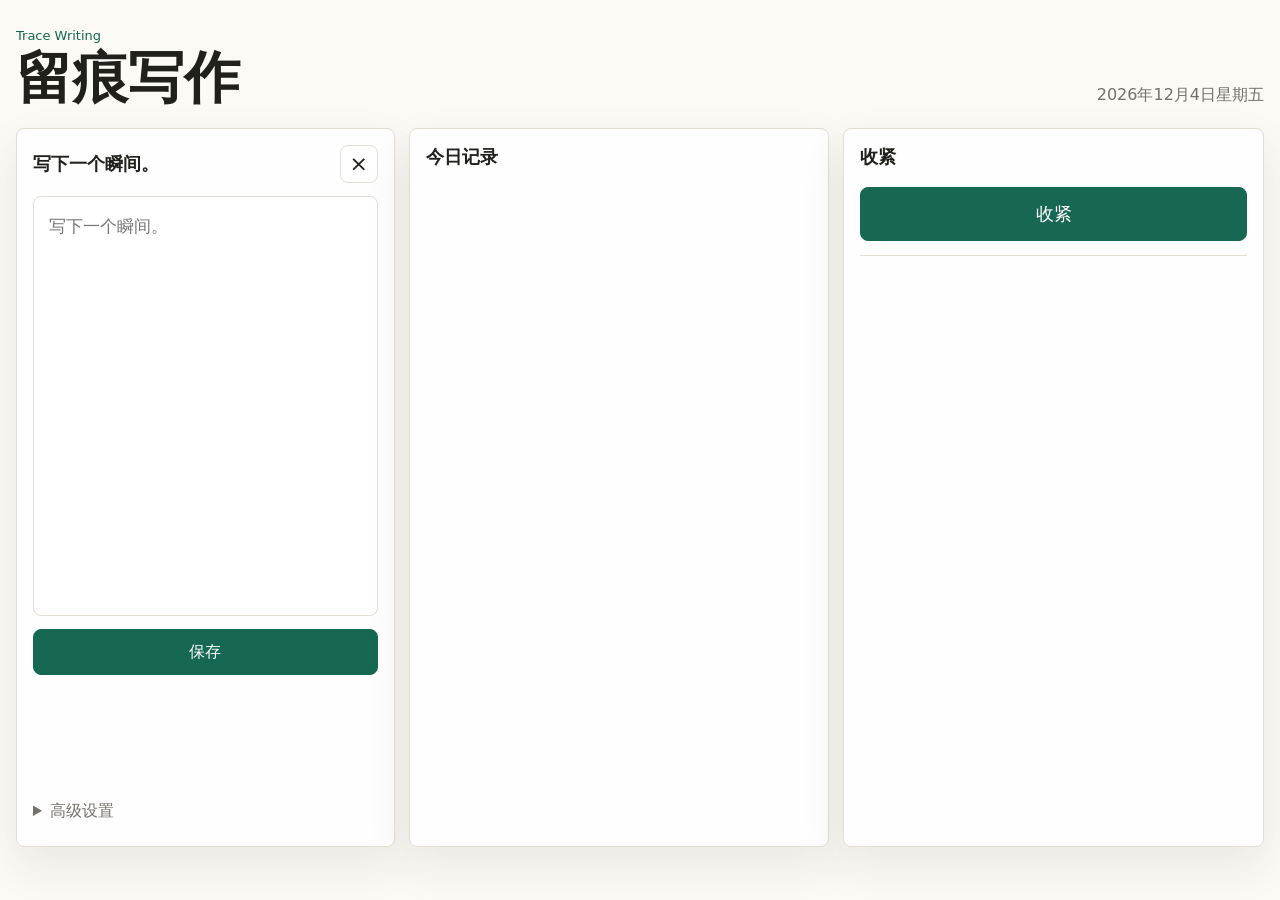
<file: index.html>
<!doctype html>
<html lang="zh-CN">
  <head>
    <meta charset="UTF-8" />
    <meta name="viewport" content="width=device-width, initial-scale=1.0" />
    <title>留痕写作</title>
    <meta name="theme-color" content="#fbfaf5" />
    <meta name="apple-mobile-web-app-capable" content="yes" />
    <meta name="apple-mobile-web-app-title" content="留痕" />
    <meta name="apple-mobile-web-app-status-bar-style" content="default" />
    <link rel="manifest" href="./manifest.webmanifest" />
    <link rel="icon" href="./icon.svg" type="image/svg+xml" />
    <link rel="apple-touch-icon" href="./icon.svg" />
    <link rel="stylesheet" href="./styles.css" />
  </head>
  <body>
    <main class="app-shell">
      <header class="topbar">
        <div>
          <p class="eyebrow">Trace Writing</p>
          <h1>留痕写作</h1>
        </div>
        <div class="today-card">
          <span id="todayLabel"></span>
        </div>
      </header>

      <section class="workspace">
        <section class="capture-panel" aria-label="输入">
          <div class="panel-heading">
            <h2>写下一个瞬间。</h2>
            <button class="icon-button" id="clearInputBtn" type="button" title="清空">×</button>
          </div>
          <textarea id="fragmentInput" placeholder="写下一个瞬间。" spellcheck="false"></textarea>
          <button id="saveFragmentBtn" class="primary-button" type="button">保存</button>

          <details class="settings-box">
            <summary>高级设置</summary>
            <div class="api-box">
              <div class="panel-heading compact">
                <h3>DeepSeek API</h3>
                <span id="apiStatus">未启用</span>
              </div>
              <label>
                API Key
                <input id="apiKeyInput" type="password" placeholder="sk-..." autocomplete="off" />
              </label>
              <label>
                模型版本
                <input id="modelInput" type="text" value="deepseek-chat" list="modelSuggestions" />
                <datalist id="modelSuggestions">
                  <option value="deepseek-chat"></option>
                  <option value="deepseek-reasoner"></option>
                </datalist>
              </label>
              <label>
                接口地址
                <input id="baseUrlInput" type="text" value="/api/deepseek" />
              </label>
              <div class="api-actions">
                <button id="saveApiBtn" type="button">保存设置</button>
                <button id="clearApiBtn" type="button">清除</button>
              </div>
            </div>
          </details>
        </section>

        <section class="fragments-panel" aria-label="今日记录">
          <div class="panel-heading">
            <h2>今日记录</h2>
          </div>
          <div id="fragmentList" class="fragment-list"></div>
        </section>

        <section class="tighten-panel" aria-label="收紧">
          <div class="panel-heading">
            <h2>收紧</h2>
          </div>
          <button id="tightenBtn" class="tighten-button" type="button">收紧</button>
          <article id="outputView" class="output-view"></article>
        </section>
      </section>
    </main>

    <dialog id="choiceDialog" class="choice-dialog">
      <form method="dialog">
        <h3>这条没有明显选择，</h3>
        <p>要不要补一句？</p>
        <textarea id="choiceInput" placeholder="比如：我还是开车 / 我没说话 / 我走开了"></textarea>
        <div class="dialog-actions">
          <button id="addChoiceBtn" value="add" type="button">补一句</button>
          <button id="keepAsIsBtn" value="keep" type="button">就这样</button>
        </div>
      </form>
    </dialog>

    <template id="fragmentTemplate">
      <label class="fragment-item">
        <input type="checkbox" />
          <span class="fragment-content">
          <span class="fragment-date"></span>
          <span class="fragment-line"></span>
          <span class="choice-line"></span>
        </span>
      </label>
    </template>

    <script src="./app.js"></script>
    <script>
      if ("serviceWorker" in navigator) {
        window.addEventListener("load", () => {
          navigator.serviceWorker.register("./sw.js").catch(() => {});
        });
      }
    </script>
  </body>
</html>
</file>
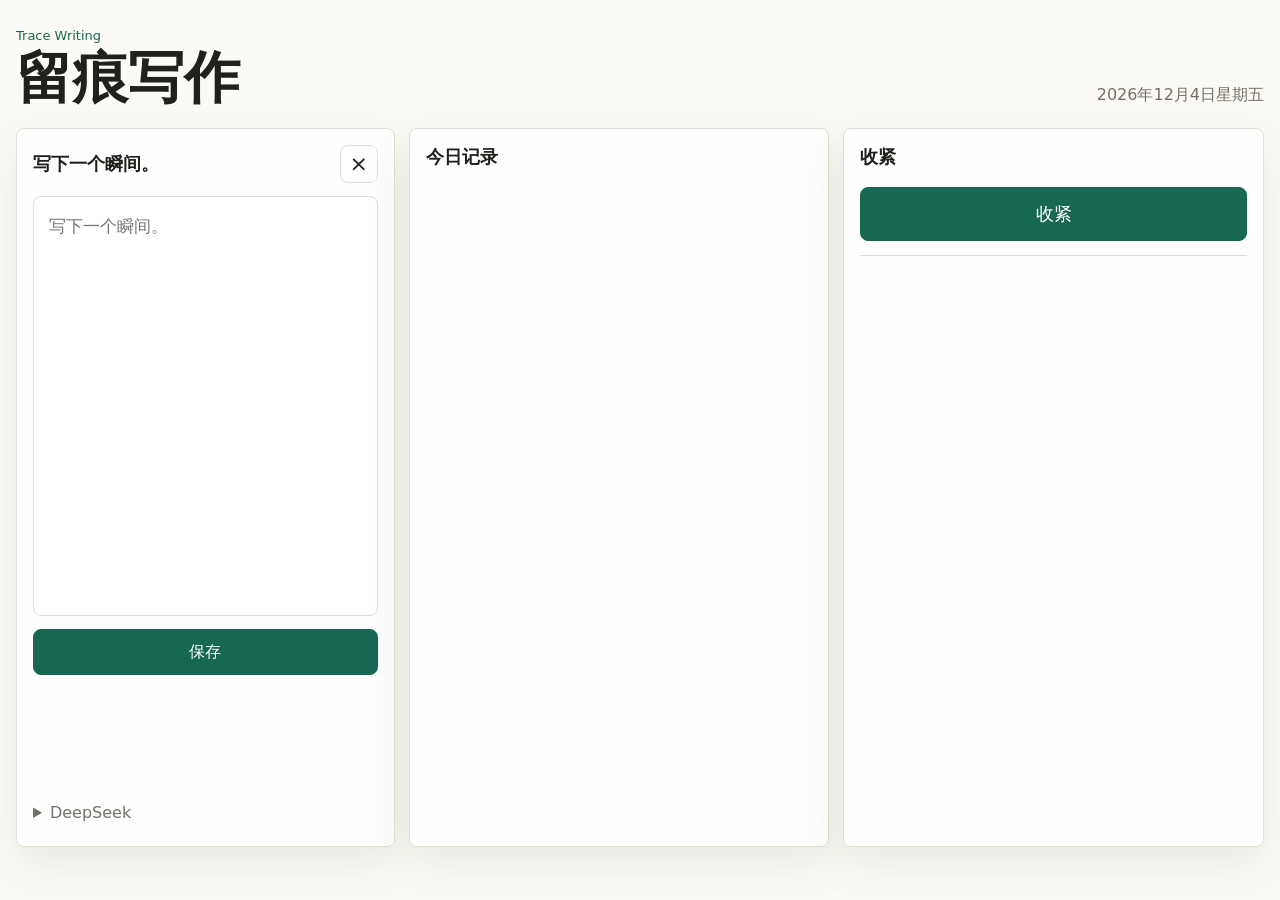
<file: liuhen/index.html>
<!doctype html>
<html lang="zh-CN">
  <head>
    <meta charset="UTF-8" />
    <meta name="viewport" content="width=device-width, initial-scale=1.0" />
    <title>留痕写作</title>
    <meta name="theme-color" content="#fbfaf5" />
    <meta name="apple-mobile-web-app-capable" content="yes" />
    <meta name="apple-mobile-web-app-title" content="留痕" />
    <meta name="apple-mobile-web-app-status-bar-style" content="default" />
    <link rel="manifest" href="./manifest.webmanifest" />
    <link rel="icon" href="./icon.svg" type="image/svg+xml" />
    <link rel="apple-touch-icon" href="./icon.svg" />
    <link rel="stylesheet" href="./styles.css" />
  </head>
  <body>
    <main class="app-shell">
      <header class="topbar">
        <div>
          <p class="eyebrow">Trace Writing</p>
          <h1>留痕写作</h1>
        </div>
        <div class="today-card">
          <span id="todayLabel"></span>
        </div>
      </header>

      <section class="workspace">
        <section class="capture-panel" aria-label="输入">
          <div class="panel-heading">
            <h2>写下一个瞬间。</h2>
            <button class="icon-button" id="clearInputBtn" type="button" title="清空">×</button>
          </div>
          <textarea id="fragmentInput" placeholder="写下一个瞬间。" spellcheck="false"></textarea>
          <button id="saveFragmentBtn" class="primary-button" type="button">保存</button>

          <details class="settings-box">
            <summary>DeepSeek</summary>
            <div class="api-box">
              <div class="panel-heading compact">
                <h3>API Key</h3>
                <span id="apiStatus">未启用</span>
              </div>
              <label>
                <input id="apiKeyInput" type="password" placeholder="sk-..." autocomplete="off" />
              </label>
              <div class="api-actions">
                <button id="saveApiBtn" type="button">保存</button>
                <button id="clearApiBtn" type="button">清除</button>
              </div>
            </div>
          </details>
        </section>

        <section class="fragments-panel" aria-label="今日记录">
          <div class="panel-heading">
            <h2>今日记录</h2>
          </div>
          <div id="fragmentList" class="fragment-list"></div>
        </section>

        <section class="tighten-panel" aria-label="收紧">
          <div class="panel-heading">
            <h2>收紧</h2>
          </div>
          <button id="tightenBtn" class="tighten-button" type="button">收紧</button>
          <article id="outputView" class="output-view"></article>
        </section>
      </section>
    </main>

    <dialog id="choiceDialog" class="choice-dialog">
      <form method="dialog">
        <h3>这条没有明显选择，</h3>
        <p>要不要补一句？</p>
        <textarea id="choiceInput" placeholder="比如：我还是开车 / 我没说话 / 我走开了"></textarea>
        <div class="dialog-actions">
          <button id="addChoiceBtn" value="add" type="button">补一句</button>
          <button id="keepAsIsBtn" value="keep" type="button">就这样</button>
        </div>
      </form>
    </dialog>

    <template id="fragmentTemplate">
      <label class="fragment-item">
        <input type="checkbox" />
          <span class="fragment-content">
          <span class="fragment-date"></span>
          <span class="fragment-line"></span>
          <span class="choice-line"></span>
        </span>
      </label>
    </template>

    <script src="./app.js"></script>
    <script>
      if ("serviceWorker" in navigator) {
        window.addEventListener("load", () => {
          navigator.serviceWorker.register("./sw.js").catch(() => {});
        });
      }
    </script>
  </body>
</html>
</file>
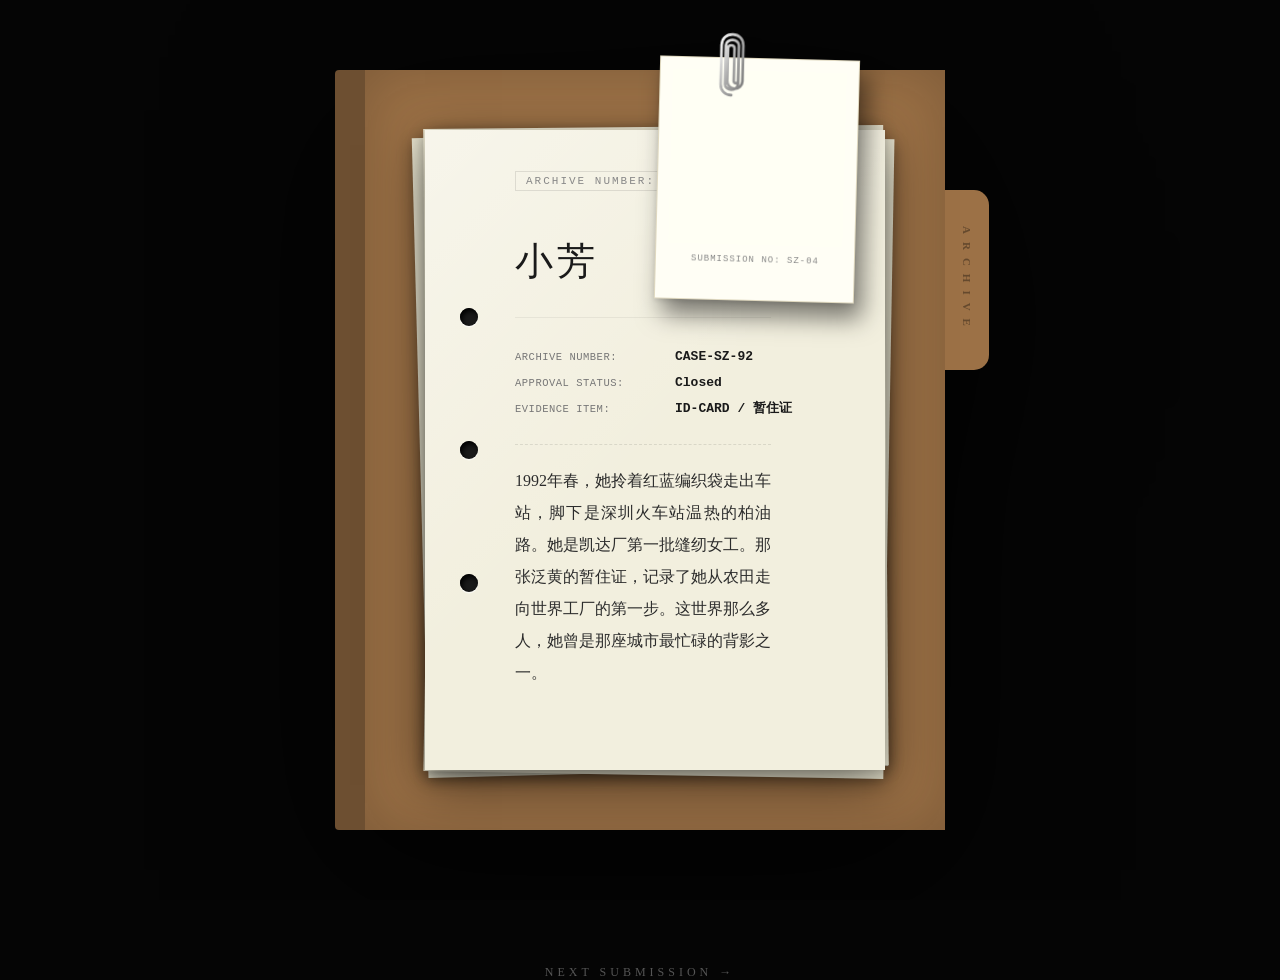
<file: tools/human-world/index.html>
<!DOCTYPE html>
<html lang="zh-CN">
<head>
    <meta charset="UTF-8">
    <meta name="viewport" content="width=device-width, initial-scale=1.0">
    <title>这世界那么多人 | 档案室</title>
    <style>
        :root {
            --bg-dark: #050505;
            --folder-color: #9c7146; 
            --paper-aged: #f2efde; 
            --ink: #1a1a1a;
            --typewriter: 'Courier New', Courier, monospace;

            /* 纹理引用 - 仅用于文件夹外壳 */
            --texture: url('https://raw.githubusercontent.com/Ells79/Zen-Toolkit/main/tools/human-world/assets/npz100.png');
        }

        body, html {
            margin: 0;
            padding: 0;
            width: 100%;
            height: 100%;
            background-color: var(--bg-dark);
            display: flex;
            justify-content: center;
            align-items: center;
            overflow: hidden;
        }

        .desk {
            position: absolute;
            width: 100%; height: 100%;
            background: radial-gradient(circle at 50% 50%, #1a1a1a 0%, #050505 100%);
            z-index: -1;
        }

        /* 文件夹一体化系统 */
        .folder-system {
            position: relative;
            filter: drop-shadow(0 40px 80px rgba(0,0,0,0.85));
            display: flex;
            align-items: flex-start;
        }

        .folder-main {
            position: relative;
            width: 580px;
            height: 760px;
            background-color: var(--folder-color);
            background-image: var(--texture);
            background-repeat: repeat;
            border-radius: 4px 0px 0px 4px; 
            display: flex;
            justify-content: center;
            align-items: center;
            border-left: 30px solid rgba(0,0,0,0.3);
            box-shadow: inset 0 0 60px rgba(0,0,0,0.2);
            z-index: 2;
        }

        .folder-tab {
            position: absolute;
            left: 100%;
            top: 120px;
            width: 45px;
            height: 180px;
            background-color: var(--folder-color);
            background-image: var(--texture);
            background-repeat: repeat;
            border-radius: 0 15px 15px 0; 
            display: flex;
            align-items: center;
            justify-content: center;
            writing-mode: vertical-rl;
            font-size: 11px;
            font-weight: bold;
            color: rgba(0,0,0,0.35);
            letter-spacing: 8px;
            margin-left: -1px; 
            z-index: 1;
        }

        .folder-main::after, .folder-tab::after {
            content: "";
            position: absolute;
            top: 0; left: 0; width: 100%; height: 100%;
            background-image: var(--texture);
            opacity: 0.3;
            mix-blend-mode: multiply;
            pointer-events: none;
        }

        .page-stack {
            position: relative;
            width: 460px;
            height: 640px;
        }

        .layer-bg {
            position: absolute;
            width: 100%;
            height: 100%;
            background-color: #ede9d3;
            box-shadow: 0 4px 15px rgba(0,0,0,0.3);
            z-index: 1;
        }

        .card {
            position: absolute;
            width: 100%;
            height: 100%;
            background-color: var(--paper-aged);
            background-image: linear-gradient(135deg, rgba(255,255,255,0.4) 0%, rgba(255,255,255,0) 50%);
            padding: 40px 50px 50px 90px;
            box-sizing: border-box;
            box-shadow: 0 15px 50px rgba(0,0,0,0.5);
            transition: all 0.9s cubic-bezier(0.25, 1, 0.3, 1);
            cursor: pointer;
            z-index: 10;
            opacity: 0;
            pointer-events: none;
        }

        .card.active {
            opacity: 1;
            pointer-events: auto;
        }

        /* 像素级打孔细节 */
        .punch-holes {
            position: absolute;
            left: 35px;
            top: 0;
            height: 100%;
            display: flex;
            flex-direction: column;
            justify-content: space-around;
            padding: 120px 0;
            box-sizing: border-box;
            z-index: 15;
        }

        .hole {
            width: 18px;
            height: 18px;
            background-color: #1a1a1a; 
            border-radius: 50%;
            position: relative;
            box-shadow: 0px 1.5px 0px rgba(255,255,255,0.6), 
                        inset 2px 3px 5px rgba(0,0,0,1);
        }

        /* 照片容器布局 */
        .photo-wrap {
            position: absolute;
            top: -72px; 
            right: 28px; /* ells: 再向右过来几个像素 */
            width: 200px;
            transform: rotate(1.5deg);
            z-index: 100;
            /* ells: 影子转个5度且带硬感 */
            filter: drop-shadow(8px 15px 12px rgba(0,0,0,0.5));
        }

        /* 复刻拍立得白框 */
        .polaroid-frame {
            background: #fffef5;
            padding: 12px 12px 35px 12px;
            box-sizing: border-box;
            border: 1px solid #e0d9c0;
            box-shadow: 0 2px 5px rgba(0,0,0,0.1);
        }

        .polaroid-frame .inner-img {
            width: 100%;
            aspect-ratio: 1/1;
            background-size: cover;
            background-position: center;
            background-color: #eee;
            /* 泛黄照片滤镜 */
            filter: grayscale(0.5) contrast(1.1) sepia(0.3);
        }

        .polaroid-frame .caption {
            margin-top: 10px;
            font-family: var(--typewriter);
            font-size: 9px;
            color: #888;
            text-align: center;
            letter-spacing: 1px;
        }

        /* 别针 SVG 定位 */
        .clip-svg {
            position: absolute;
            top: -25px;
            left: 50%;
            transform: translateX(-150%); /* ells: 模拟别针咬合纸边缘的位置 */
            width: 28px;
            height: 65px;
            z-index: 110;
        }

        /* 左侧姓名显示区 */
        .person-name {
            font-family: "STSong", "Songti SC", serif;
            font-size: 38px;
            font-weight: 500;
            margin: 40px 0 30px 0;
            color: var(--ink);
            letter-spacing: 4px;
        }

        .id-label {
            font-family: var(--typewriter);
            font-size: 11px;
            color: #888;
            border: 1px solid rgba(0,0,0,0.1);
            padding: 3px 10px;
            display: inline-block;
            margin-bottom: 5px;
            letter-spacing: 2px;
            text-transform: uppercase;
            white-space: nowrap;
        }

        .submission-details {
            font-family: var(--typewriter);
            font-size: 13px;
            color: var(--ink);
            line-height: 1.4;
            border-top: 1px solid rgba(0,0,0,0.06);
            padding-top: 30px;
            margin-top: 30px;
            max-width: 80%;
        }

        .detail-item {
            display: flex;
            margin-bottom: 8px;
            white-space: nowrap; /* ells: 不换行 */
            align-items: baseline;
        }

        .detail-label {
            width: 160px;
            color: #777;
            font-size: 10.5px;
            text-transform: uppercase;
            letter-spacing: 0.5px;
            flex-shrink: 0;
        }

        .detail-value {
            font-weight: 600;
        }

        .story-section {
            margin-top: 25px;
            text-align: justify;
            line-height: 2;
            font-family: "STSong", "Songti SC", serif;
            font-size: 16px;
            color: #2c2c2c;
            border-top: 1px dashed rgba(0,0,0,0.1);
            padding-top: 20px;
            white-space: normal;
        }

        .hint {
            position: absolute;
            bottom: -80px;
            width: 100%;
            text-align: center;
            color: #555;
            font-size: 12px;
            letter-spacing: 4px;
        }
    </style>
</head>
<body>

<div class="desk"></div>

<div class="folder-system">
    <div class="folder-main">
        <div class="page-stack" id="stack">
            <div class="layer-bg" style="transform: rotate(-1.5deg) translate(-5px, 2px);"></div>
            <div class="layer-bg" style="transform: rotate(1deg) translate(4px, 5px);"></div>
            <div class="layer-bg" style="transform: rotate(-0.5deg) translate(1px, -3px);"></div>
        </div>
    </div>
    <div class="folder-tab">ARCHIVE</div>
</div>

<div class="hint">NEXT SUBMISSION →</div>

<script>
    const archiveData = [
        {
            id: "CASE-SZ-92",
            name: "小芳",
            item: "ID-CARD / 暂住证",
            status: "Closed",
            img: "https://images.unsplash.com/photo-1581091226825-a6a2a5aee158?q=80&w=400&auto=format&fit=crop", 
            story: "1992年春，她拎着红蓝编织袋走出车站，脚下是深圳火车站温热的柏油路。她是凯达厂第一批缝纫女工。那张泛黄的暂住证，记录了她从农田走向世界工厂的第一步。这世界那么多人，她曾是那座城市最忙碌的背影之一。",
            ref: "SUBMISSION NO: SZ-04"
        },
        {
            id: "CASE-SH-88",
            name: "老沈",
            item: "HERO-PEN / 钢笔",
            status: "Verified",
            img: "https://images.unsplash.com/photo-1583485088034-697b5bc54ccd?q=80&w=400&auto=format&fit=crop", 
            story: "1988年的上海，他是弄堂里唯一的代笔人。在那张只有两平米的木桌上，他替远赴重洋的留学生写家信，也替下岗的工人写求职书。他总说，纸上的墨迹是有温度的。这世界那么多人，他曾在字里行间，缝补过成千上万个破碎的思念。",
            ref: "SUBMISSION NO: E21"
        },
        {
            id: "CASE-BJ-01",
            name: "张工",
            item: "3.5' DISK / 软盘",
            status: "Approved",
            img: "https://images.unsplash.com/photo-1591405351990-4726e331f141?q=80&w=400&auto=format&fit=crop", 
            story: "2001年的中关村。他在地下一层的柜台里组装电脑。那是拨号上网的最后一年。他每天把几兆的代码存进这张软盘，觉得自己正在亲手敲开数字时代的大门。这世界那么多人，他在寂静的深夜里，听过未来转动的声音。",
            ref: "SUBMISSION NO: BJ-88"
        }
    ];

    // 别针 SVG 模板
    const clipSvg = `
        <svg class="clip-svg" viewBox="0 0 24 60" fill="none" xmlns="http://www.w3.org/2000/svg">
            <defs>
                <linearGradient id="clipMetal" x1="0%" y1="0%" x2="100%" y2="100%">
                    <stop offset="0%" stop-color="#fff" />
                    <stop offset="50%" stop-color="#aaa" />
                    <stop offset="100%" stop-color="#777" />
                </linearGradient>
            </defs>
            <path d="M12 58C6 58 2 54 2 48V12C2 6 6 2 12 2C18 2 22 6 22 12V45C22 49 19 52 15 52C11 52 8 49 8 45V15C8 13 9 12 11 12C13 12 14 13 14 15V45C14 46 15 47 16 47C17 47 18 46 18 45V12C18 9 15 7 12 7C9 7 6 9 6 12V48C6 51 9 53 12 53C15 53 18 51 18 48V45" 
                  stroke="url(#clipMetal)" stroke-width="2.5" stroke-linecap="round"/>
        </svg>
    `;

    let currentIdx = 0;
    const stack = document.getElementById('stack');

    function renderNext() {
        const item = archiveData[currentIdx];
        const card = document.createElement('div');
        card.className = 'card active';
        
        card.innerHTML = `
            <div class="punch-holes">
                <div class="hole"></div>
                <div class="hole"></div>
                <div class="hole"></div>
            </div>
            
            <!-- ells: 组合式照片组件，确保外框和别针不被覆盖 -->
            <div class="photo-wrap">
                ${clipSvg}
                <div class="polaroid-frame">
                    <div class="inner-img" style="background-image: url('${item.img}')"></div>
                    <div class="caption">${item.ref}</div>
                </div>
            </div>

            <div class="card-content">
                <div class="id-label">Archive Number: NC-1978-B01</div>
                <h1 class="person-name">${item.name}</h1>

                <div class="submission-details">
                    <div class="detail-item"><span class="detail-label">Archive Number:</span> <span class="detail-value">${item.id}</span></div>
                    <div class="detail-item"><span class="detail-label">Approval Status:</span> <span class="detail-value">${item.status}</span></div>
                    <div class="detail-item"><span class="detail-label">Evidence Item:</span> <span class="detail-value">${item.item}</span></div>
                    
                    <div class="story-section">
                        ${item.story}
                    </div>
                </div>
            </div>
        `;

        card.onclick = () => {
            card.style.transform = `translate(160%, -120%) rotate(50deg)`;
            card.style.opacity = '0';
            
            setTimeout(() => {
                card.remove();
                currentIdx = (currentIdx + 1) % archiveData.length;
                renderNext();
            }, 850);
        };

        stack.prepend(card);
    }

    window.onload = renderNext;
</script>

</body>
</html>
</file>
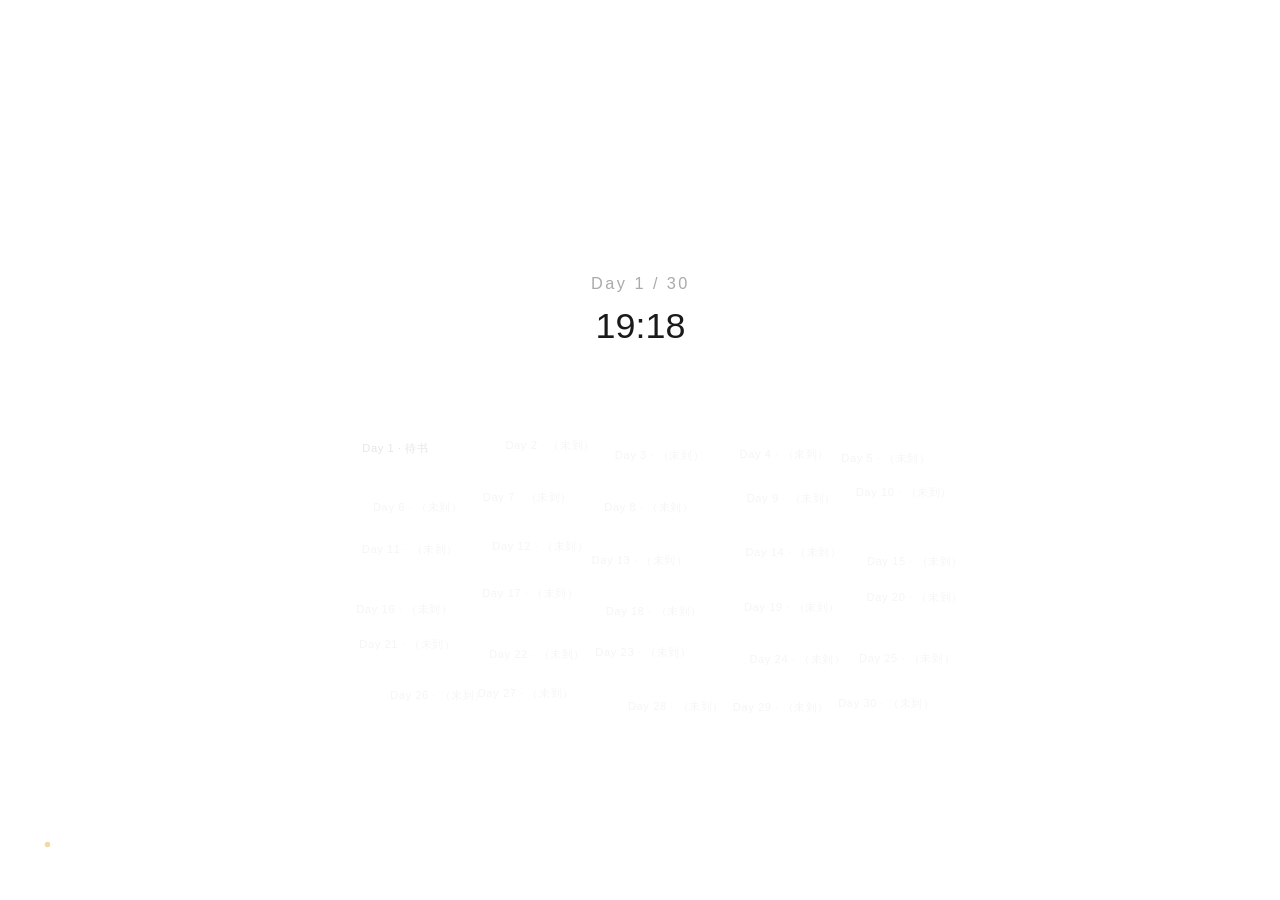
<file: tools/night-writing/index.html>
<!DOCTYPE html>
<html lang="zh-CN">
<head>
    <meta charset="UTF-8">
    <meta name="viewport" content="width=device-width, initial-scale=1.0">
    <title>夜写</title>
    <style>
        :root {
            --bg-color: #ffffff;
            --text-color: #1a1a1a;
            --secondary-color: #aaaaaa;
            --trace-color: #efefef; 
            --dot-color: #e8c26a; /* 暖黄色 */
            --font-family: -apple-system, BlinkMacSystemFont, "Segoe UI", Roboto, "Helvetica Neue", Arial, sans-serif;
            --transition-speed: 1.2s;
        }

        * {
            margin: 0;
            padding: 0;
            box-sizing: border-box;
        }

        html, body {
            height: 100%;
            width: 100%;
            background-color: var(--bg-color);
            color: var(--text-color);
            font-family: var(--font-family);
            overflow: hidden;
            display: flex;
            justify-content: center;
            align-items: center;
            cursor: default;
        }

        .layer {
            position: fixed;
            top: 0;
            left: 0;
            width: 100%;
            height: 100%;
            display: none;
            justify-content: center;
            align-items: center;
            opacity: 0;
            transition: opacity var(--transition-speed) ease, filter var(--transition-speed) ease;
            z-index: 10;
        }

        .layer.active {
            display: flex !important;
            opacity: 1;
        }

        /* 状态1：入口 Entrance */
        #entrance-layer {
            flex-direction: column;
        }

        .entrance-info {
            text-align: center;
            margin-bottom: 80px;
            cursor: pointer;
            /* 时间文本的呼吸过渡 */
            transition: transform 4s ease-in-out, opacity 4s ease-in-out;
        }

        .day-count {
            font-size: 1rem;
            letter-spacing: 0.15em;
            margin-bottom: 12px;
            color: var(--secondary-color);
        }

        .current-time {
            font-size: 2.2rem;
            font-weight: 200;
        }

        .time-trace {
            position: relative;
            width: 100%;
            max-width: 600px;
            height: 200px;
            user-select: none;
        }

        .trace-item {
            position: absolute;
            font-size: 0.7rem;
            white-space: nowrap;
            letter-spacing: 0.05em;
            transition: opacity 3s ease;
            cursor: default;
        }

        .trace-item.archived {
            cursor: pointer;
            text-decoration: underline;
            text-underline-offset: 4px;
            text-decoration-color: transparent;
            transition: text-decoration-color 0.5s ease, opacity 0.5s ease;
        }

        .trace-item.archived:hover {
            text-decoration-color: var(--secondary-color);
            opacity: 0.8 !important;
        }

        /* 状态2：引子 Prompt */
        .prompt-text {
            font-size: 1.2rem;
            letter-spacing: 0.1em;
            font-weight: 300;
            text-align: center;
        }

        /* 状态3：写作 Writing */
        #writing-layer {
            width: 100%;
            height: 100%;
            padding: 20vh 24px 30vh 24px;
            display: none;
            flex-direction: column;
            align-items: center;
            overflow-y: auto; 
            -ms-overflow-style: none; 
            scrollbar-width: none;
        }

        #writing-layer::-webkit-scrollbar {
            display: none;
        }

        .writing-container {
            width: 100%;
            max-width: 680px;
            margin-left: 15%;
            margin-right: auto;
        }

        #editor {
            width: 100%;
            min-height: 50vh;
            border: none;
            outline: none;
            resize: none;
            font-size: 18px;
            line-height: 1.8;
            color: var(--text-color);
            background: transparent;
            font-family: inherit;
        }

        /* 状态: 归档回放 Archive View */
        #archive-view-layer {
            width: 100%;
            height: 100%;
            padding: 20vh 24px 30vh 24px;
            display: none;
            flex-direction: column;
            align-items: center;
            overflow-y: auto; 
            -ms-overflow-style: none;
            scrollbar-width: none;
            cursor: pointer;
        }

        #archive-view-layer::-webkit-scrollbar {
            display: none;
        }

        .archive-container {
            width: 100%;
            max-width: 680px;
            margin-left: 15%;
            margin-right: auto;
        }

        #archive-content {
            font-size: 18px;
            line-height: 1.8;
            white-space: pre-wrap;
            word-wrap: break-word;
            color: var(--text-color);
        }

        /* 潮汐镜像 */
        #tide-mirror-layer {
            position: fixed;
            top: 0;
            left: 0;
            width: 100%;
            height: 100%;
            pointer-events: none;
            z-index: 15;
            display: none;
        }

        .tide-char {
            display: inline-block;
            transition: transform 3s ease-out, opacity 3s ease-out, filter 3s ease-out;
            white-space: pre-wrap;
        }

        .tide-char.washed {
            transform: translate(calc(var(--rand-x) * 1px), calc(var(--rand-y) * 1px - 50px)) rotate(calc(var(--rand-r) * 1deg));
            opacity: 0;
            filter: blur(8px);
        }

        /* 状态4：封存 */
        #return-info {
            position: fixed;
            bottom: 40px;
            left: 0;
            width: 100%;
            text-align: center;
            font-size: 0.85rem;
            color: var(--secondary-color);
            opacity: 0;
            transition: opacity 1s ease;
        }

        /* 功能按钮 */
        .controls {
            position: fixed;
            bottom: 40px;
            right: 40px;
            z-index: 60;
        }

        .action-btn {
            font-size: 0.85rem;
            color: var(--secondary-color);
            cursor: pointer;
            user-select: none;
            transition: all 0.5s ease;
            opacity: 0;
            pointer-events: none;
            background: none;
            border: none;
            outline: none;
            letter-spacing: 2px;
        }

        .action-btn.visible {
            opacity: 0.4;
            pointer-events: all;
        }

        /* 单一呼吸点 */
        #breath-container {
            position: fixed;
            bottom: 48px;
            left: 45px;
            width: 10px;
            height: 10px;
            z-index: 70;
        }

        .breath-dot {
            width: 5px;
            height: 5px;
            background-color: var(--dot-color);
            border-radius: 50%;
            opacity: 0.3;
            transform: scale(0.92);
            /* 节奏由 JS 控制 */
            transition: opacity 4s ease-in-out, transform 4s ease-in-out;
        }

        /* 状态消息 */
        #status-msg {
            position: fixed;
            top: 50%;
            left: 50%;
            transform: translate(-50%, -50%);
            text-align: center;
            font-size: 1.1rem;
            color: var(--text-color);
            letter-spacing: 0.2em;
            pointer-events: none;
            opacity: 0;
            transition: opacity 1.2s ease;
            z-index: 80;
        }

        /* 显露模式 Reveal */
        #reveal-layer {
            background-color: var(--bg-color);
            z-index: 200;
        }

        .emergence-text {
            position: absolute;
            font-size: 1.1rem;
            color: var(--text-color);
            opacity: 0;
            white-space: pre-wrap;
            max-width: 250px;
            transition: opacity 4s ease;
            animation: floatSlightly 12s ease-in-out infinite;
        }

        @keyframes floatSlightly {
            0%, 100% { transform: translateY(0); }
            50% { transform: translateY(-15px); }
        }

        ::-webkit-scrollbar { display: none; }
    </style>
</head>
<body>

    <div id="entrance-layer" class="layer">
        <div class="entrance-info" id="entrance-text-group" onclick="startWritingWorkflow()">
            <p class="day-count" id="display-day-count">Day 1 / 30</p>
            <p class="current-time" id="display-current-time">00:00</p>
        </div>
        <div class="time-trace" id="time-trace-container"></div>
    </div>

    <div id="prompt-layer" class="layer">
        <p class="prompt-text">今天有没有一个瞬间，你差点开口，但没有说。</p>
    </div>

    <main id="writing-layer" class="layer">
        <div class="writing-container">
            <textarea id="editor" spellcheck="false" placeholder="" readonly></textarea>
        </div>
    </main>

    <div id="archive-view-layer" class="layer" onclick="exitArchiveView()">
        <div class="archive-container">
            <div id="archive-content"></div>
        </div>
    </div>

    <div id="tide-mirror-layer"></div>
    <div id="reveal-layer" class="layer"></div>
    <div id="breath-container"></div>
    <div class="controls">
        <button id="archive-btn" class="action-btn">封存</button>
    </div>

    <div id="status-msg"></div>
    <div id="return-info"></div>

    <script>
        const apiKey = ""; 
        const model = "gemini-2.5-flash-preview-09-2025";
        
        const APP_STATE = {
            ENTRANCE: 'entrance',
            PROMPT: 'prompt',
            WRITING: 'writing',
            REVEAL: 'reveal',
            ARCHIVE: 'archive'
        };

        let userHistory = JSON.parse(localStorage.getItem('night-write-history-v4') || '[]');
        let currentDay = userHistory.length + 1;
        let totalDays = 30;
        let currentState = APP_STATE.ENTRANCE;
        
        let lastInputTime = 0;
        let isComposing = false;
        let currentSessionRhythm = [];
        let typingBufferLength = 0;
        let archiveAbortController = null;

        const layers = {
            [APP_STATE.ENTRANCE]: document.getElementById('entrance-layer'),
            [APP_STATE.PROMPT]: document.getElementById('prompt-layer'),
            [APP_STATE.WRITING]: document.getElementById('writing-layer'),
            [APP_STATE.REVEAL]: document.getElementById('reveal-layer'),
            [APP_STATE.ARCHIVE]: document.getElementById('archive-view-layer')
        };
        const editor = document.getElementById('editor');
        const tideMirror = document.getElementById('tide-mirror-layer');
        const archiveBtn = document.getElementById('archive-btn');
        const statusMsg = document.getElementById('status-msg');
        const returnInfo = document.getElementById('return-info');
        const breathContainer = document.getElementById('breath-container');
        const timeTraceContainer = document.getElementById('time-trace-container');
        const archiveContent = document.getElementById('archive-content');
        const archiveViewLayer = document.getElementById('archive-view-layer');
        const writingLayer = document.getElementById('writing-layer');
        const entranceTextGroup = document.getElementById('entrance-text-group');

        function init() {
            initBreathingCycle(); // 开启同步呼吸周期
            renderTimeTrace();
            updateClock();
            setInterval(updateClock, 1000);
            switchState(APP_STATE.ENTRANCE, 0);
            setInterval(flickerTrace, 4000);
        }

        async function switchState(newState, delay = 600) {
            Object.values(layers).forEach(layer => layer.classList.remove('active'));
            await new Promise(r => setTimeout(r, delay));
            currentState = newState;
            const targetLayer = layers[newState];
            if (targetLayer) targetLayer.classList.add('active');

            if (newState === APP_STATE.ENTRANCE) {
                archiveBtn.classList.remove('visible');
                statusMsg.style.opacity = '0';
                returnInfo.style.opacity = '0';
                tideMirror.style.display = 'none';
                renderTimeTrace();
            } else if (newState === APP_STATE.PROMPT) {
                setTimeout(() => {
                    if(currentState === APP_STATE.PROMPT) switchState(APP_STATE.WRITING, 1000);
                }, 4000);
            } else if (newState === APP_STATE.WRITING) {
                editor.value = "";
                editor.readOnly = true;
                editor.style.opacity = "1";
                currentSessionRhythm = [];
                typingBufferLength = 0;
                lastInputTime = Date.now();
                writingLayer.scrollTop = 0; 
                setTimeout(() => { editor.readOnly = false; editor.focus(); }, 800);
            } else if (newState === APP_STATE.REVEAL) {
                startRevealAnimation();
            }
        }

        // 修改：核心同步呼吸周期逻辑
        let currentPulseTimeout = null;
        function initBreathingCycle() {
            if (currentPulseTimeout) clearTimeout(currentPulseTimeout);
            breathContainer.innerHTML = '';
            const dot = document.createElement('div');
            dot.className = 'breath-dot';
            breathContainer.appendChild(dot);

            function runCycle() {
                // 呼吸周期随机在 8s - 10s 之间
                const cycleDuration = 8000 + Math.random() * 2000;
                const halfCycle = cycleDuration / 2;
                const pauseDuration = 500 + Math.random() * 500; // 极短停顿

                // 设置同步过渡时长
                dot.style.transition = `opacity ${halfCycle}ms ease-in-out, transform ${halfCycle}ms ease-in-out`;
                entranceTextGroup.style.transition = `opacity ${halfCycle}ms ease-in-out, transform ${halfCycle}ms ease-in-out`;

                // 1. 吸气阶段 (扩张/增强)
                dot.style.opacity = '0.6';
                dot.style.transform = 'scale(1.1)';
                
                // 时间文本轻微波动: opacity +10%, scale 1.02
                entranceTextGroup.style.opacity = '1';
                entranceTextGroup.style.transform = 'scale(1.02)';

                currentPulseTimeout = setTimeout(() => {
                    // 2. 呼气阶段 (收缩/淡化)
                    dot.style.opacity = '0.2';
                    dot.style.transform = 'scale(0.9)';
                    
                    // 时间文本轻微波动: opacity -10%, scale 1.0
                    entranceTextGroup.style.opacity = '0.85';
                    entranceTextGroup.style.transform = 'scale(1.0)';

                    currentPulseTimeout = setTimeout(() => {
                        // 3. 极短停顿后再开始下一次循环
                        currentPulseTimeout = setTimeout(runCycle, pauseDuration);
                    }, halfCycle);
                }, halfCycle);
            }

            // 初始延迟增加自然感
            setTimeout(runCycle, 1000);
        }

        // 覆盖原有的呼吸点逻辑，确保归档模式下仍能工作但尊重入口页的新规则
        function initBreathingDots(multiplier = 1.0) {
            // 在入口页不使用 multiplier 控制，保持自然呼吸。
            // 仅在 Archive 查看模式下通过此函数临时改变节奏（如有需要）。
            if (currentState === APP_STATE.ENTRANCE) return;
            initBreathingCycle(); 
        }

        function startWritingWorkflow() {
            if (currentDay > totalDays) switchState(APP_STATE.REVEAL, 1000);
            else switchState(APP_STATE.PROMPT, 800);
        }

        function renderTimeTrace() {
            timeTraceContainer.innerHTML = '';
            for (let i = 1; i <= totalDays; i++) {
                const item = document.createElement('div');
                item.className = 'trace-item';
                const isArchived = i < currentDay;
                let st = isArchived ? '已归档' : (i === currentDay ? '待书' : '（未到）');
                
                item.innerText = `Day ${i} · ${st}`;
                if (isArchived) {
                    item.classList.add('archived');
                    item.onclick = (e) => { e.stopPropagation(); enterArchiveView(i - 1); };
                }

                const r = Math.floor((i-1) / 5); const c = (i-1) % 5;
                item.style.left = `${c * 20 + 5}%`; item.style.top = `${r * 25 + 10}%`;
                item.style.transform = `translate(${(Math.random()-0.5)*40}px, ${(Math.random()-0.5)*20}px)`;
                item.style.opacity = i <= currentDay ? (0.15 + Math.random() * 0.2) : '0.04';
                if (i === currentDay) item.style.color = 'var(--secondary-color)';
                timeTraceContainer.appendChild(item);
            }
            document.getElementById('display-day-count').innerText = `Day ${currentDay > 30 ? 30 : currentDay} / ${totalDays}`;
        }

        async function enterArchiveView(index) {
            const entry = userHistory[index];
            if (!entry) return;

            if (archiveAbortController) archiveAbortController.abort();
            archiveAbortController = new AbortController();
            const signal = archiveAbortController.signal;

            archiveContent.innerText = '';
            archiveViewLayer.scrollTop = 0; 
            await switchState(APP_STATE.ARCHIVE);

            const rhythm = entry.rhythm || [];
            const text = entry.content || "";
            let charIndex = 0;

            try {
                for (const chunk of rhythm) {
                    if (signal.aborted) return;

                    if (chunk.type === 'pause') {
                        let duration = chunk.duration;
                        let compressedDuration = 0;
                        if (duration < 800) continue; 
                        else if (duration <= 2000) compressedDuration = 300 + Math.random() * 500;
                        else compressedDuration = 800 + Math.random() * 700;
                        
                        await new Promise(r => setTimeout(r, compressedDuration));
                    } else if (chunk.type === 'typing') {
                        for (let i = 0; i < chunk.length; i++) {
                            if (signal.aborted) return;
                            if (charIndex >= text.length) break;

                            archiveContent.innerText += text[charIndex++];
                            archiveViewLayer.scrollTop = archiveViewLayer.scrollHeight;
                            
                            const baseSpeed = 80 + Math.random() * 70;
                            const jitter = (Math.random() * 0.6 - 0.3) * baseSpeed;
                            await new Promise(r => setTimeout(r, baseSpeed + jitter));
                        }
                        if (Math.random() > 0.75) {
                            await new Promise(r => setTimeout(r, 200 + Math.random() * 400));
                        }
                    }
                }
            } catch (e) {}
        }

        function exitArchiveView() {
            if (archiveAbortController) archiveAbortController.abort();
            switchState(APP_STATE.ENTRANCE);
        }

        function flushTypingBuffer() {
            if (typingBufferLength > 0) {
                currentSessionRhythm.push({ type: 'typing', length: typingBufferLength });
                typingBufferLength = 0;
            }
        }

        editor.addEventListener('compositionstart', () => { isComposing = true; });
        editor.addEventListener('compositionend', (e) => { 
            isComposing = false; 
            const now = Date.now();
            const interval = now - lastInputTime;
            if (interval > 500) {
                flushTypingBuffer();
                currentSessionRhythm.push({ type: 'pause', duration: interval });
            }
            typingBufferLength += (e.data ? e.data.length : 0);
            lastInputTime = now;
            writingLayer.scrollTop = writingLayer.scrollHeight;
        });

        editor.addEventListener('input', (e) => {
            if (isComposing) return;
            const now = Date.now();
            const interval = now - lastInputTime;
            if (interval > 500) {
                flushTypingBuffer();
                currentSessionRhythm.push({ type: 'pause', duration: interval });
            }
            if (e.inputType === 'deleteContentBackward' || e.inputType === 'deleteContentForward') {
                typingBufferLength += 1;
            } else if (e.data) {
                typingBufferLength += e.data.length;
            } else if (e.inputType === 'insertLineBreak') {
                typingBufferLength += 1;
            }
            lastInputTime = now;
            writingLayer.scrollTop = writingLayer.scrollHeight;
            const hasText = editor.value.trim().length > 0;
            if (currentState === APP_STATE.WRITING) archiveBtn.classList.toggle('visible', hasText);
        });

        archiveBtn.addEventListener('click', async () => {
            const content = editor.value.trim();
            if (!content || archiveBtn.classList.contains('loading')) return;
            flushTypingBuffer();
            userHistory.push({ content, rhythm: currentSessionRhythm, timestamp: Date.now() });
            localStorage.setItem('night-write-history-v4', JSON.stringify(userHistory));
            editor.readOnly = true;
            archiveBtn.classList.remove('visible');
            runTideWash();
            const n = new Date();
            const ts = `${n.getFullYear()}.${(n.getMonth()+1).toString().padStart(2,'0')}.${n.getDate().toString().padStart(2,'0')} ${n.getHours().toString().padStart(2,'0')}:${n.getMinutes().toString().padStart(2,'0')}`;
            returnInfo.innerText = ts; returnInfo.style.opacity = '1';
            statusMsg.innerText = "已落页"; statusMsg.style.opacity = '1';
            try {
                const echo = await callGemini(`读完这段话，请给我一个极简的回响：\n\n"${content}"`, "你是一个安静的聆听者。");
                setTimeout(() => { statusMsg.innerText = echo.trim() || "已落页"; }, 1500);
            } catch (e) {}
            setTimeout(() => {
                statusMsg.style.opacity = '0'; returnInfo.style.opacity = '0';
                setTimeout(() => {
                    tideMirror.style.opacity = "0"; 
                    setTimeout(() => {
                        if (userHistory.length >= totalDays) switchState(APP_STATE.REVEAL, 2000);
                        else { currentDay = userHistory.length + 1; switchState(APP_STATE.ENTRANCE, 1500); }
                    }, 1500);
                }, 1000);
            }, 6000);
        });

        async function runTideWash() {
            const text = editor.value;
            const rect = editor.getBoundingClientRect();
            tideMirror.innerHTML = '';
            tideMirror.style.display = 'block';
            tideMirror.style.left = rect.left + 'px'; tideMirror.style.top = rect.top + 'px';
            tideMirror.style.width = rect.width + 'px'; tideMirror.style.height = rect.height + 'px';
            tideMirror.style.fontSize = getComputedStyle(editor).fontSize;
            tideMirror.style.lineHeight = getComputedStyle(editor).lineHeight;
            tideMirror.style.padding = getComputedStyle(editor).padding;
            text.split('').forEach((char, i) => {
                const span = document.createElement('span');
                span.innerText = char; span.className = 'tide-char';
                span.style.setProperty('--rand-x', (Math.random() - 0.5) * 150);
                span.style.setProperty('--rand-y', (Math.random() - 0.5) * 80);
                span.style.setProperty('--rand-r', (Math.random() - 0.5) * 90);
                tideMirror.appendChild(span);
            });
            editor.style.opacity = "0";
            const spans = tideMirror.querySelectorAll('.tide-char');
            requestAnimationFrame(() => {
                spans.forEach((span, i) => {
                    span.style.transitionDelay = `${(spans.length - i) * 2}ms`;
                    span.classList.add('washed');
                });
            });
        }

        function flickerTrace() {
            const tr = document.querySelectorAll('.trace-item');
            if (tr.length === 0) return;
            const t = tr[Math.floor(Math.random() * tr.length)];
            const o = t.style.opacity; t.style.opacity = parseFloat(o) * 2;
            setTimeout(() => t.style.opacity = o, 1000);
        }

        function updateClock() {
            const n = new Date();
            document.getElementById('display-current-time').innerText = n.getHours().toString().padStart(2, '0') + ":" + n.getMinutes().toString().padStart(2, '0');
        }

        function startRevealAnimation() {
            const rl = layers[APP_STATE.REVEAL];
            rl.innerHTML = ''; let cd = 1000;
            userHistory.forEach(entry => {
                cd += 800 + Math.random() * 2500;
                setTimeout(() => {
                    const s = document.createElement('span'); s.className = 'emergence-text';
                    s.innerText = (entry.content || "").substring(0, 50) + "...";
                    s.style.left = `${10 + Math.random() * 70}%`; s.style.top = `${10 + Math.random() * 80}%`;
                    s.style.opacity = (0.2 + Math.random() * 0.5).toString();
                    rl.appendChild(s);
                }, cd);
            });
        }

        async function callGemini(p, s) {
            const u = `https://generativelanguage.googleapis.com/v1beta/models/${model}:generateContent?key=${apiKey}`;
            const pay = { contents: [{ parts: [{ text: p }] }], systemInstruction: s ? { parts: [{ text: s }] } : undefined };
            let d = 1000;
            for (let i = 0; i < 5; i++) {
                try {
                    const r = await fetch(u, { method: 'POST', headers: { 'Content-Type': 'application/json' }, body: JSON.stringify(pay) });
                    const dat = await r.json(); return dat.candidates?.[0]?.content?.[0]?.parts?.[0]?.text || dat.candidates?.[0]?.content?.parts?.[0]?.text || "";
                } catch (error) { if (i === 4) throw error; await new Promise(r => setTimeout(r, d)); d *= 2; }
            }
        }

        init();
    </script>
</body>
</html>
</file>
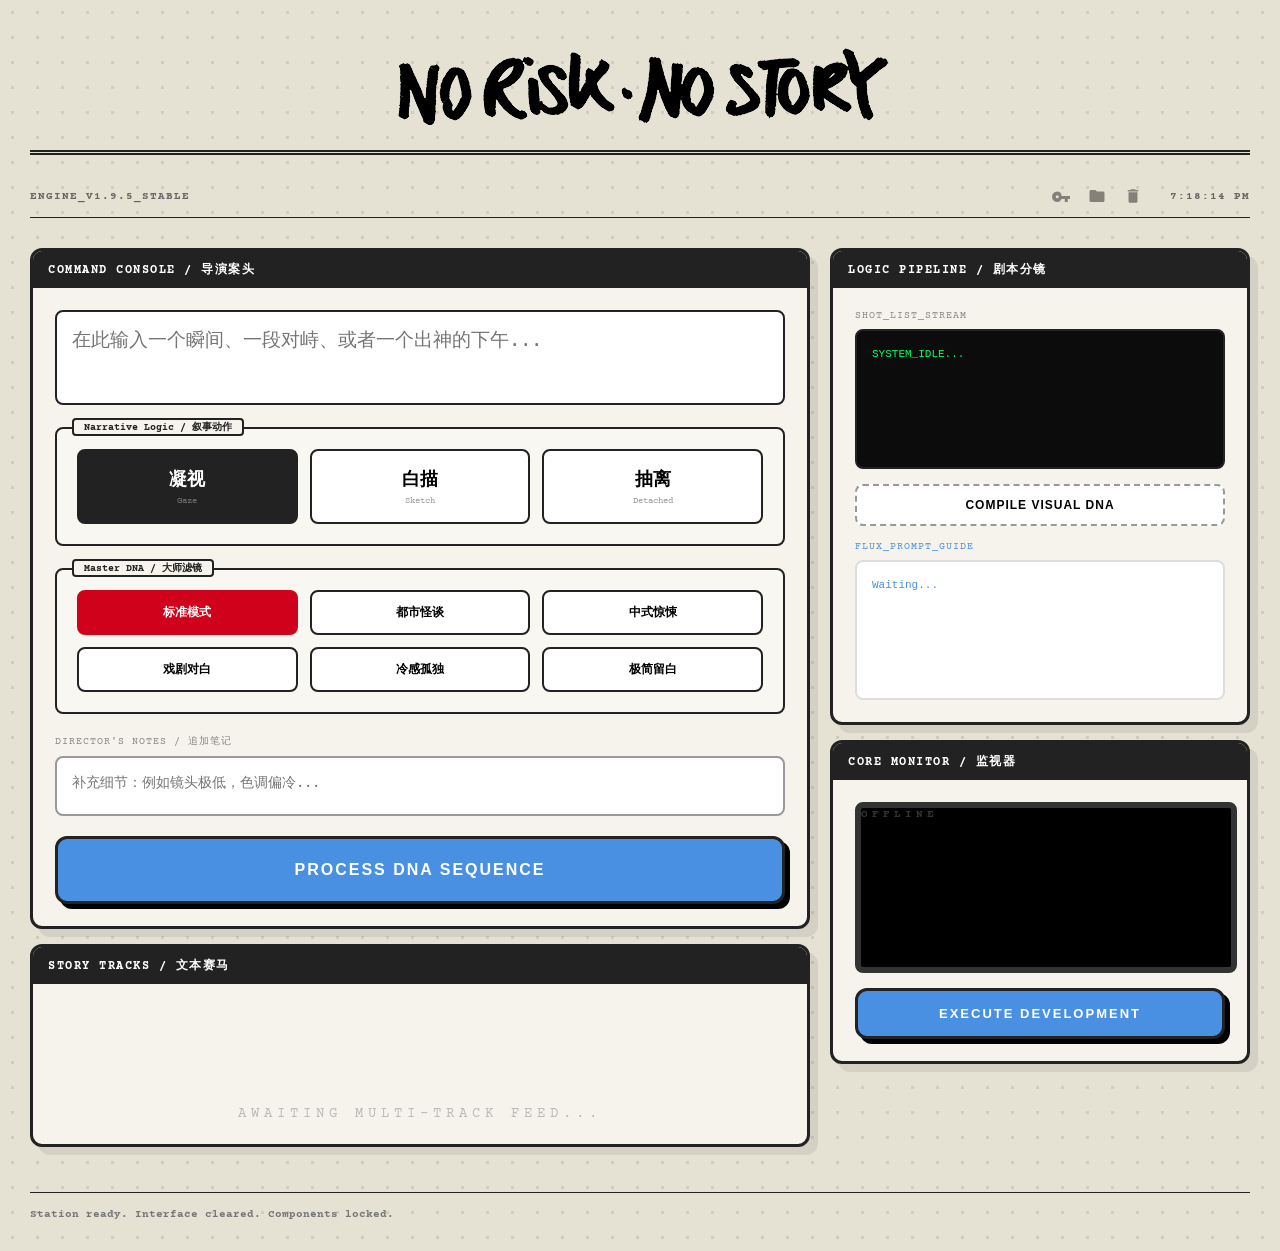
<file: tools/story-lab/index.html>
<!DOCTYPE html>
<html lang="zh-CN">
<head>
    <meta charset="UTF-8">
    <meta name="viewport" content="width=device-width, initial-scale=1.0">
    <title>NO RISK. NO STORY.</title>
    <style>
        @import url('https://fonts.googleapis.com/css2?family=Courier+Prime:wght@400;700&display=swap');

        :root {
            --bg-base: #e6e2d3; 
            --window-bg: #f5f3eb;
            --border-color: #222;
            --accent-blue: #4a90e2;
            --master-red: #d0021b;
            --text-main: #222;
            --radius: 12px;
            --shadow: 8px 8px 0px rgba(0,0,0,0.08);
        }

        /* 动画 */
        @keyframes pulse { 0%, 100% { opacity: 0.4; } 50% { opacity: 0.8; } }
        @keyframes scanline { 0% { transform: translateY(-100%); } 100% { transform: translateY(100%); } }

        body {
            background-color: var(--bg-base);
            background-image: radial-gradient(#d1cdbe 1.5px, transparent 1.5px);
            background-size: 25px 25px;
            color: var(--text-main);
            font-family: 'Courier Prime', monospace;
            margin: 0;
            padding: 0 30px 30px;
            display: grid;
            grid-template-columns: 1fr 420px; 
            grid-template-rows: auto auto 1fr;
            gap: 20px;
            min-height: 100vh;
            box-sizing: border-box;
        }

        /* 移动端自适应 */
        @media (max-width: 1000px) {
            body { grid-template-columns: 1fr; padding: 0 15px 20px; }
            .masthead img { max-width: 95%; }
        }

        /* 报头区 */
        .masthead {
            grid-column: 1 / -1;
            display: flex;
            flex-direction: column;
            align-items: center;
            padding: 40px 0 25px;
            border-bottom: 5px double var(--border-color);
        }
        .masthead img {
            max-width: 580px;
            height: auto;
            filter: contrast(1.1) brightness(0.9);
        }

        /* 系统功能条 - 所有的管理入口都在这里 */
        .utility-bar {
            grid-column: 1 / -1;
            display: flex;
            justify-content: space-between;
            align-items: center;
            padding: 12px 0;
            border-bottom: 1px solid var(--border-color);
            margin-bottom: 10px;
            font-size: 11px;
            font-weight: bold;
            color: #666;
            letter-spacing: 1px;
        }

        .system-tray { display: flex; align-items: center; gap: 18px; }
        .tray-icon { display: flex; align-items: center; cursor: pointer; opacity: 0.5; transition: 0.2s; }
        .tray-icon:hover { opacity: 1; transform: scale(1.1); }
        .tray-icon svg { width: 18px; height: 18px; fill: var(--text-main); }
        #clock { min-width: 90px; text-align: right; }

        /* 窗口容器 */
        .window {
            background: var(--window-bg);
            border: 3px solid var(--border-color);
            border-radius: var(--radius);
            box-shadow: var(--shadow);
            display: flex;
            flex-direction: column;
            overflow: hidden;
            margin-bottom: 15px;
        }
        .window-header {
            background: var(--border-color);
            color: #fff;
            padding: 10px 15px;
            font-size: 12px;
            display: flex;
            justify-content: space-between;
            align-items: center;
            letter-spacing: 1.5px;
            font-weight: bold;
            text-transform: uppercase;
        }
        .window-content { padding: 22px; flex: 1; display: flex; flex-direction: column; }

        /* 模态框逻辑 - 隐藏的设置和存档 */
        .modal-overlay {
            position: fixed; top: 0; left: 0; width: 100%; height: 100%;
            background: rgba(0,0,0,0.5); z-index: 1000;
            display: none; align-items: center; justify-content: center;
            backdrop-filter: blur(5px);
        }
        .modal-window { width: 450px; max-height: 80vh; pointer-events: auto; }

        /* 组容器排版 */
        .group-box {
            border: 2px solid var(--border-color);
            border-radius: 8px;
            padding: 20px;
            margin-top: 22px;
            position: relative;
            background: rgba(255,255,255,0.3);
        }
        .group-label {
            position: absolute; top: -11px; left: 15px; background: var(--window-bg);
            padding: 0 10px; font-size: 10px; font-weight: bold; border: 2px solid var(--border-color);
            border-radius: 4px;
        }
        .label { font-size: 10px; color: #888; text-transform: uppercase; letter-spacing: 1px; margin-bottom: 8px; display: block; }

        textarea {
            width: 100%; background: #fff; border: 2px solid var(--border-color);
            padding: 15px; font-family: inherit; border-radius: 8px; box-sizing: border-box; outline: none;
            line-height: 1.6; font-size: 14px; resize: none;
        }
        #seed { height: 95px; font-size: 1.2rem; }
        #directorNote { height: 60px; font-size: 0.9rem; border-color: #999; }

        .selector-grid { display: grid; grid-template-columns: repeat(3, 1fr); gap: 12px; }
        
        /* 叙事动作按钮：18px */
        .tag-btn {
            padding: 16px 8px; border: 2px solid var(--border-color); border-radius: 8px;
            background: #fff; cursor: pointer; font-size: 18px; 
            font-family: inherit; font-weight: bold; transition: 0.1s;
            position: relative; text-align: center;
            display: flex; flex-direction: column; align-items: center; justify-content: center;
        }
        .tag-btn small { display: block; font-size: 9px; opacity: 0.4; font-weight: normal; margin-top: 5px; }
        .tag-btn.active { background: var(--border-color); color: #fff; }
        
        /* 滤镜按钮 */
        .master-btn { font-size: 12px; padding: 12px 8px; }
        .master-btn.active { background: var(--master-red); border-color: var(--master-red); }
        
        .mix-num { 
            position: absolute; top: -8px; right: -8px; background: #fff; color: var(--master-red); 
            border: 2px solid var(--master-red); border-radius: 50%; width: 18px; height: 18px; 
            font-size: 9px; display: flex; align-items: center; justify-content: center; font-weight: 900; 
            box-shadow: 2px 2px 0px rgba(0,0,0,0.1);
        }

        .btn-main {
            background: var(--accent-blue); color: #fff; border: 3px solid var(--border-color);
            padding: 22px; font-weight: bold; font-size: 16px; cursor: pointer; border-radius: var(--radius);
            box-shadow: 5px 5px 0px #000; text-transform: uppercase; margin-top: 15px;
            transition: 0.1s; letter-spacing: 2px; width: 100%; flex-shrink: 0;
        }
        .btn-main:active { transform: translate(3px, 3px); box-shadow: 1px 1px 0px #000; }

        /* 赛马区：叠纸文件夹模式 */
        .race-container { display: flex; flex-direction: column; gap: 35px; position: relative; }
        .story-sheet {
            background: #fff;
            border: 2px solid var(--border-color);
            border-radius: 0px 12px 12px 12px;
            position: relative;
            padding: 28px 28px 70px 28px; 
            box-shadow: 4px 4px 0px rgba(0,0,0,0.05);
            margin-top: 10px;
            transition: 0.3s;
        }
        .story-sheet:hover { transform: translateY(-2px); box-shadow: 10px 10px 0px rgba(0,0,0,0.05); }

        .sheet-tab {
            position: absolute; top: -26px; height: 25px; padding: 0 15px;
            background: #ddd; border: 2px solid var(--border-color); border-bottom: none;
            border-radius: 8px 8px 0 0; display: flex; align-items: center;
            font-size: 10px; font-weight: 900; color: #333; letter-spacing: 1px;
        }
        .story-sheet:nth-child(2) .sheet-tab { left: -2px; background: #ddd; }
        .story-sheet:nth-child(3) .sheet-tab { left: 110px; background: #eee; }
        .story-sheet:nth-child(4) .sheet-tab { left: 230px; background: #f5f5f5; }

        .sheet-content { font-size: 15px; line-height: 1.8; color: #222; }

        .laoliu-seal {
            position: absolute; bottom: 20px; left: 30px; transform: rotate(-12deg);
            background: rgba(208, 2, 27, 0.05); color: var(--master-red); border: 2px solid var(--master-red);
            font-size: 11px; padding: 4px 10px; font-weight: 900; letter-spacing: 2px; pointer-events: none;
        }

        /* MIX SHOTS 按钮位置与阴影优化 */
        .sheet-action-mini {
            position: absolute; bottom: 18px; right: 18px; 
            border: 1.5px solid var(--border-color); background: #fff; 
            padding: 10px 16px; font-size: 10px; font-weight: bold; cursor: pointer;
            border-radius: 6px; transition: 0.2s;
            box-shadow: 4px 4px 0px rgba(0,0,0,0.1); 
            text-transform: uppercase;
        }
        .sheet-action-mini:hover { background: var(--accent-blue); color: #fff; transform: translateY(-2px); box-shadow: 6px 6px 0px rgba(0,0,0,0.1); }
        .sheet-action-mini:active { transform: translate(2px, 2px); box-shadow: none; }

        /* 逻辑管线窗口修复：防止内容重叠 */
        .logic-window-content {
            display: flex;
            flex-direction: column;
            gap: 0; /* 按钮自带 margin */
            height: 100%;
        }
        .code-view-container {
            flex: 1;
            min-height: 140px;
            display: flex;
            flex-direction: column;
        }
        .code-view {
            flex: 1;
            font-family: 'Courier New', monospace; background: #0c0c0c; color: #00ff66;
            font-size: 11px; padding: 15px; border-radius: 8px; border: 2px solid var(--border-color); 
            line-height: 1.6; overflow-y: auto; white-space: pre-wrap; word-break: break-all;
        }
        .compile-btn {
            margin: 15px 0;
            border: 2px dashed #999;
            background: #fff;
            padding: 12px;
            font-size: 12px;
            font-weight: bold;
            cursor: pointer;
            border-radius: 8px;
            flex-shrink: 0;
            transition: 0.2s;
            text-transform: uppercase;
            letter-spacing: 1px;
        }
        .compile-btn:hover { background: #eee; border-style: solid; border-color: var(--border-color); }

        .monitor-frame {
            background: #000; width: 100%; aspect-ratio: 21/9; position: relative; border: 6px solid #333; border-radius: 8px; overflow: hidden;
        }
        .monitor-frame img { width: 100%; height: 100%; object-fit: cover; }
        
        .processing-overlay {
            position: absolute; top: 0; left: 0; width: 100%; height: 100%;
            background: rgba(245, 243, 235, 0.97); z-index: 100;
            display: none; flex-direction: column; align-items: center; justify-content: center;
        }
        .scanline {
            position: absolute; top: 0; left: 0; width: 100%; height: 8px;
            background: rgba(74, 144, 226, 0.2); box-shadow: 0 0 20px var(--accent-blue);
            animation: scanline 2.5s linear infinite;
        }

        #sysLog { grid-column: 1 / -1; font-size: 11px; color: #777; border-top: 1px solid var(--border-color); padding-top: 15px; font-weight: bold; margin-top: 10px;}

        /* 模态框内部列表 */
        .history-item { 
            padding: 15px; border: 2px solid var(--border-color); background: #fff; 
            margin-bottom: 12px; font-size: 13px; cursor: pointer; border-radius: 10px;
        }
        .history-item:hover { background: var(--accent-blue); color: #fff; }

        ::-webkit-scrollbar { width: 8px; }
        ::-webkit-scrollbar-thumb { background: var(--border-color); border-radius: 10px; }
    </style>
</head>
<body>

<header class="masthead">
    <img src="No.png" alt="NO RISK. NO STORY." onerror="this.style.display='none'">
</header>

<div class="utility-bar">
    <div>ENGINE_V1.9.5_STABLE</div>
    <div class="system-tray">
        <div class="tray-icon" title="API Credentials" onclick="app.openModal('keysModal')">
            <svg viewBox="0 0 24 24"><path d="M12.65,10C11.83,7.67 9.61,6 7,6A7,7 0 0,0 0,13A7,7 0 0,0 7,20C9.61,20 11.83,18.33 12.65,16H17V20H21V16H24V12H12.65M7,15A2,2 0 0,1 5,13A2,2 0 0,1 7,11A2,2 0 0,1 9,13A2,2 0 0,1 7,15Z"/></svg>
        </div>
        <div class="tray-icon" title="History Archive" onclick="app.openModal('archiveModal')">
            <svg viewBox="0 0 24 24"><path d="M10,4H4C2.89,4 2,4.89 2,6V18A2,2 0 0,0 4,20H20A2,2 0 0,0 22,18V8C22,6.89 21.1,6 20,6H12L10,4Z"/></svg>
        </div>
        <div class="tray-icon" title="Purge All Data" onclick="app.clearSystem()">
            <svg viewBox="0 0 24 24"><path d="M19,4H15.5L14.5,3H9.5L8.5,4H5V6H19M6,19A2,2 0 0,0 8,21H16A2,2 0 0,0 18,19V7H6V19Z"/></svg>
        </div>
        <div id="clock">00:00:00</div>
    </div>
</div>

<!-- 隐藏的管理入口 -->
<div id="keysModal" class="modal-overlay" onclick="app.closeModal('keysModal')">
    <div class="window modal-window" onclick="event.stopPropagation()">
        <div class="window-header"><span>Credentials / 密钥管理</span><div onclick="app.closeModal('keysModal')" style="cursor:pointer;">[CLOSE]</div></div>
        <div class="window-content">
            <span class="label">DeepSeek V3 API Key</span>
            <input id="apiKey" type="password" placeholder="sk-..." oninput="app.saveKey('deepseek', this.value)" style="width:100%; padding:12px; border:2px solid #222; border-radius:8px; margin-bottom:15px; box-sizing:border-box; font-family:inherit;">
            <span class="label">Fal.ai (Flux) API Key</span>
            <input id="imgKey" type="password" placeholder="Enter key..." oninput="app.saveKey('image', this.value)" style="width:100%; padding:12px; border:2px solid #222; border-radius:8px; box-sizing:border-box; font-family:inherit;">
        </div>
    </div>
</div>

<div id="archiveModal" class="modal-overlay" onclick="app.closeModal('archiveModal')">
    <div class="window modal-window" onclick="event.stopPropagation()">
        <div class="window-header"><span>Archives / 历史存档</span><div onclick="app.closeModal('archiveModal')" style="cursor:pointer;">[CLOSE]</div></div>
        <div class="window-content" id="historyList"></div>
    </div>
</div>

<main>
    <div class="window">
        <div class="window-header"><span>COMMAND CONSOLE / 导演案头</span></div>
        <div class="window-content">
            <textarea id="seed" placeholder="在此输入一个瞬间、一段对峙、或者一个出神的下午..."></textarea>
            
            <div class="group-box">
                <span class="group-label">Narrative Logic / 叙事动作</span>
                <div id="stylesList" class="selector-grid"></div>
            </div>

            <div class="group-box">
                <span class="group-label">Master DNA / 大师滤镜</span>
                <div id="mastersList" class="selector-grid"></div>
            </div>

            <div style="margin-top:20px;">
                <span class="label">Director's Notes / 追加笔记</span>
                <textarea id="directorNote" placeholder="补充细节：例如镜头极低，色调偏冷..."></textarea>
            </div>

            <button id="genBtn" class="btn-main" onclick="app.generateStory()">Process DNA Sequence</button>
        </div>
    </div>

    <div class="window">
        <div class="window-header"><span>STORY TRACKS / 文本赛马</span></div>
        <div class="window-content race-container" id="raceResults">
            <div style="text-align: center; padding-top: 100px; color: #bbb; letter-spacing: 5px; font-size: 14px;">AWAITING MULTI-TRACK FEED...</div>
            <div id="raceOverlay" class="processing-overlay">
                <div class="scanline"></div>
                <div style="border: 5px solid #222; border-top-color: var(--accent-blue); width: 45px; height: 45px; border-radius: 50%; animation: spin 0.8s linear infinite; margin-bottom: 25px;"></div>
                <span style="letter-spacing: 12px; font-size: 16px; font-weight: bold;">PRINTING...</span>
            </div>
        </div>
    </div>
</main>

<section id="output">
    <div class="window">
        <div class="window-header"><span>LOGIC PIPELINE / 剧本分镜</span></div>
        <div class="window-content logic-window-content">
            <span class="label">SHOT_LIST_STREAM</span>
            <div class="code-view-container">
                <div id="jsonOutput" class="code-view">SYSTEM_IDLE...</div>
            </div>
            <button class="compile-btn" onclick="app.parseJsonToPrompt()">Compile Visual DNA</button>
            <span class="label" style="color: var(--accent-blue)">FLUX_PROMPT_GUIDE</span>
            <div class="code-view-container">
                <div id="finalPrompt" class="code-view" style="background:#fff; color:var(--accent-blue); border:2px solid #ddd;">Waiting...</div>
            </div>
        </div>
    </div>

    <div class="window">
        <div class="window-header"><span>CORE MONITOR / 监视器</span></div>
        <div class="window-content">
            <div class="monitor-frame" id="monitor">
                <div style="color: #333; font-size: 11px; font-weight: bold; letter-spacing: 4px;">OFFLINE</div>
            </div>
            <button id="devBtn" class="btn-main" onclick="app.renderKeyVisual()" style="font-size: 13px; padding: 15px;">Execute Development</button>
        </div>
    </div>
</section>

<div id="sysLog">Station ready. Interface cleared. Components locked.</div>

<script>
window.app = {
    apiKey: localStorage.getItem("apiKey") || "",
    imgApiKey: localStorage.getItem("imgApiKey") || "",
    selectedStyle: "凝视",
    selectedMasters: ["标准模式"],
    currentData: null,

    styles: {
        "凝视": { desc: "Gaze", prompt: "Hyper-detailed macro observation, focus on uncanny textures and micro-movements." },
        "白描": { desc: "Sketch", prompt: "Plain narrative style, focus on raw facts and physical actions." },
        "抽离": { desc: "Detached", prompt: "Out-of-body perspective, distant high-angle observation, cold and objective." }
    },

    masters: {
        "标准模式": { label: "标准模式", prompt: "" },
        "都市怪谈": { label: "都市怪谈", prompt: "Urban surrealism, internet noir, characters react to supernatural events with deadpan nonchalance." },
        "中式惊悚": { label: "中式惊悚", prompt: "Domestic suspense, voyeuristic angles, hidden malice in mundane objects, psychological dread." },
        "戏剧对白": { label: "戏剧对白", prompt: "Fast-paced witty dialogue, theatrical tension, ping-pong rhythm." },
        "冷感孤独": { label: "冷感孤独", prompt: "Cold urban decay, melancholic neon reflections, blue-gray palette, isolated cityscapes." },
        "极简留白": { label: "极简留白", prompt: "Vast negative space, soft focus on single object, first-person monologue." }
    },

    log: function(msg, isErr) {
        const el = document.getElementById("sysLog");
        if (el) { el.innerText = `>> ${msg}`; el.style.color = isErr ? "#d0021b" : "#666"; }
    },

    openModal: function(id) { document.getElementById(id).style.display = "flex"; },
    closeModal: function(id) { document.getElementById(id).style.display = "none"; },

    init: function() {
        const sCont = document.getElementById("stylesList");
        Object.keys(this.styles).forEach(n => {
            const b = document.createElement("button");
            b.className = `tag-btn ${n === this.selectedStyle ? 'active' : ''}`;
            b.innerHTML = `${n}<br><small>${this.styles[n].desc}</small>`;
            b.onclick = () => {
                document.querySelectorAll('#stylesList .tag-btn').forEach(x => x.classList.remove('active'));
                b.classList.add('active'); this.selectedStyle = n;
            };
            sCont.appendChild(b);
        });
        this.renderMasters();
        if(this.apiKey) document.getElementById("apiKey").value = this.apiKey;
        if(this.imgApiKey) document.getElementById("imgKey").value = this.imgApiKey;
        this.renderHistory();
        setInterval(() => { document.getElementById("clock").innerText = new Date().toLocaleTimeString(); }, 1000);
    },

    renderMasters: function() {
        const mCont = document.getElementById("mastersList");
        if (!mCont) return; mCont.innerHTML = "";
        Object.keys(this.masters).forEach(n => {
            const index = this.selectedMasters.indexOf(n);
            const b = document.createElement("button");
            b.className = `tag-btn master-btn ${index > -1 ? 'active' : ''}`;
            b.innerText = this.masters[n].label;
            if (index > -1 && this.selectedMasters.length > 1) {
                const num = document.createElement("div");
                num.className = "mix-num"; num.innerText = index + 1;
                b.appendChild(num);
            }
            b.onclick = () => {
                if (n === "标准模式") { this.selectedMasters = ["标准模式"]; } 
                else {
                    const stdIdx = this.selectedMasters.indexOf("标准模式");
                    if (stdIdx > -1) this.selectedMasters.splice(stdIdx, 1);
                    const i = this.selectedMasters.indexOf(n);
                    if (i > -1) { this.selectedMasters.splice(i, 1); } 
                    else if (this.selectedMasters.length < 2) { this.selectedMasters.push(n); }
                    if (this.selectedMasters.length === 0) this.selectedMasters = ["标准模式"];
                }
                this.renderMasters();
            };
            mCont.appendChild(b);
        });
    },

    saveKey: function(t, v) {
        if(t === 'deepseek') { this.apiKey = v; localStorage.setItem("apiKey", v); }
        else { this.imgApiKey = v; localStorage.setItem("imgApiKey", v); }
    },

    async callAI(p) {
        const r = await fetch("https://api.deepseek.com/v1/chat/completions", {
            method: "POST",
            headers: { "Content-Type": "application/json", "Authorization": `Bearer ${this.apiKey}` },
            body: JSON.stringify({ model: "deepseek-chat", messages: [{ role: "user", content: p }], temperature: 0.85 })
        });
        const d = await r.json(); return d.choices[0].message.content;
    },

    async generateStory() {
        if(!this.apiKey) return alert("System Error: API Key missing.");
        const seed = document.getElementById("seed").value;
        const btn = document.getElementById("genBtn");
        const overlay = document.getElementById("raceOverlay");
        if(!seed) return this.log("Input required.", true);
        
        btn.disabled = true; btn.innerText = "DNA PROCESSING..."; overlay.style.display = "flex";
        this.log(`Initiating [${this.selectedStyle}] sequence...`);

        const stylePrompt = this.styles[this.selectedStyle].prompt;
        const note = document.getElementById("directorNote").value;

        const buildTask = (m, v) => `Based on [${seed}], write a 6-sentence story in Chinese. Style: ${stylePrompt}. Filter: ${this.masters[m].prompt}. Direction: ${v}. Note: ${note}`;
        const taskC = `Based on [${seed}]. Style: ${stylePrompt}. HYBRID MIX of [${this.masters[this.selectedMasters[0]].prompt}] and [${this.masters[this.selectedMasters[1] || this.selectedMasters[0]].prompt}]. Chinese, 6 sentences. Note: ${note}`;

        try {
            const [A, B, C] = await Promise.all([this.callAI(buildTask(this.selectedMasters[0], "Focus A")), this.callAI(buildTask(this.selectedMasters[1] || this.selectedMasters[0], "Focus B")), this.callAI(taskC)]);
            const judge = await this.callAI(`Select A/B/C with best cinematic quality:\nA:${A}\nB:${B}\nC:${C}`);
            const pick = judge.match(/[ABC]/)?.[0] || "A";
            this.currentData = { id: Date.now(), seed, A, B, C, pick, shots: "", masters: [...this.selectedMasters], style: this.selectedStyle };
            this.renderRace(); this.saveToLocal();
            this.log("DNA sequence processed.");
        } catch (e) { this.log("API Failure.", true); }
        finally { btn.disabled = false; btn.innerText = "Process DNA Sequence"; overlay.style.display = "none"; }
    },

    renderRace: function() {
        const box = document.getElementById("raceResults");
        const stories = { A: this.currentData.A, B: this.currentData.B, C: this.currentData.C };
        const labels = { A: `${this.currentData.masters[0]}`, B: `${this.currentData.masters[1] || this.currentData.masters[0]}`, C: "HYBRID MIX" };
        
        box.innerHTML = `
            <div id="raceOverlay" class="processing-overlay"><div class="scanline"></div><span>PRINTING...</span></div>
            ${["A", "B", "C"].map(k => `
                <div class="story-sheet">
                    <div class="sheet-tab">TRACK ${k} - ${labels[k]}</div>
                    ${this.currentData.pick === k ? `<div class="laoliu-seal">老六精选</div>` : ""}
                    <div class="sheet-content">${stories[k].replace(/\n/g, '<br>')}</div>
                    <button class="sheet-action-mini" onclick="app.generateShots('${k}')">MIX SHOTS</button>
                </div>
            `).join("")}
        `;
    },

    async generateShots(key) {
        const story = this.currentData[key];
        const p = `Convert story to JSON array only: [{"shot":1,"duration":"3s","camera":"","visual":"","sound":""}]. Story: ${story}`;
        this.log("Compiling shot data...");
        try {
            let res = await this.callAI(p);
            res = res.replace(/```json|```/g, "").trim();
            document.getElementById("jsonOutput").innerText = res;
            this.currentData.shots = res;
        } catch (e) { this.log("JSON Error.", true); }
    },

    parseJsonToPrompt: function() {
        try {
            const raw = document.getElementById("jsonOutput").innerText;
            const list = JSON.parse(raw.replace(/,\s*([\]}])/g, '$1'));
            const vibe = this.selectedMasters.map(m => this.masters[m].prompt).join(", ");
            const styleVibe = this.styles[this.selectedStyle].prompt;
            const p = list.map(s => `Shot ${s.shot}: ${s.camera}, ${s.visual}. Cinematic grain, ${vibe}, ${styleVibe}.`).join("\n\n");
            document.getElementById("finalPrompt").innerText = p;
            this.log("Visual DNA compiled.");
        } catch (e) { alert("Parsing Fault."); }
    },

    async renderKeyVisual() {
        if(!this.imgApiKey) return alert("API Key Missing.");
        const prompt = document.getElementById("finalPrompt").innerText;
        if(prompt.includes("Waiting")) return alert("Compile Prompt first.");
        try {
            const res = await fetch("https://fal.run/fal-ai/flux/schnell", {
                method: "POST",
                headers: { "Authorization": `Key ${this.imgApiKey}`, "Content-Type": "application/json" },
                body: JSON.stringify({ prompt: prompt.split('\n\n')[0], image_size: { width: 1024, height: 448 } })
            });
            const result = await res.json();
            document.getElementById("monitor").innerHTML = `<img src="${result.images[0].url}" alt="Key">`;
            this.log("Developed.");
        } catch (e) { this.log("Render failed.", true); }
    },

    clearSystem: function() { if(confirm("Confirm: Wipe all data and keys?")) { localStorage.clear(); location.reload(); } },
    saveToLocal: function() {
        let arr = JSON.parse(localStorage.getItem("lab_v195") || "[]");
        arr.unshift(this.currentData); localStorage.setItem("lab_v195", JSON.stringify(arr.slice(0, 15)));
        this.renderHistory();
    },
    renderHistory: function() {
        const histCont = document.getElementById("historyList");
        const arr = JSON.parse(localStorage.getItem("lab_v195") || "[]");
        histCont.innerHTML = arr.length ? arr.map((s, i) => `<div class="history-item" onclick="app.loadHistory(${i}); app.closeModal('archiveModal')">[${s.style.slice(0,1)}] ${s.seed.slice(0, 25)}...</div>`).join("") : "<p style='color:#aaa; font-size:12px; text-align:center;'>Archive empty.</p>";
    },
    loadHistory: function(i) {
        const arr = JSON.parse(localStorage.getItem("lab_v195") || "[]");
        const data = arr[i]; if (!data) return;
        this.currentData = data; document.getElementById("seed").value = data.seed;
        this.selectedMasters = data.masters || ["标准模式"]; this.selectedStyle = data.style;
        this.renderMasters(); this.renderRace();
        document.getElementById("jsonOutput").innerText = data.shots || "SYSTEM_IDLE...";
    }
};
window.onload = () => app.init();
</script>
</body>
</html>
</file>
<file: styles.css>
:root {
  color-scheme: light;
  --ink: #20201d;
  --muted: #73716a;
  --line: #e2ded3;
  --paper: #fbfaf5;
  --panel: #ffffff;
  --accent: #176852;
  --accent-soft: #edf7f2;
  --shadow: 0 18px 45px rgba(48, 44, 35, 0.09);
}

* {
  box-sizing: border-box;
}

body {
  margin: 0;
  min-height: 100vh;
  background: var(--paper);
  color: var(--ink);
  font-family:
    Inter, ui-sans-serif, system-ui, -apple-system, BlinkMacSystemFont, "Segoe UI",
    "PingFang SC", "Hiragino Sans GB", "Microsoft YaHei", sans-serif;
  -webkit-font-smoothing: antialiased;
}

button,
textarea,
input {
  font: inherit;
}

button {
  min-height: 38px;
  border: 1px solid var(--line);
  border-radius: 8px;
  background: #fff;
  color: var(--ink);
  padding: 0 14px;
  cursor: pointer;
}

button:hover {
  border-color: var(--accent);
  color: var(--accent);
}

button:disabled {
  cursor: wait;
  opacity: 0.7;
}

textarea,
input {
  border: 1px solid var(--line);
  border-radius: 8px;
  background: #fff;
  color: var(--ink);
}

textarea {
  width: 100%;
  resize: none;
  line-height: 1.75;
}

h1,
h2,
h3,
p {
  margin: 0;
}

h1 {
  font-size: clamp(32px, 5vw, 56px);
  line-height: 1;
  letter-spacing: 0;
}

h2 {
  font-size: 18px;
}

h3 {
  font-size: 15px;
  color: var(--accent);
}

.app-shell {
  width: min(1360px, calc(100% - 32px));
  margin: 0 auto;
  padding: 28px 0;
}

.topbar {
  display: flex;
  align-items: end;
  justify-content: space-between;
  gap: 20px;
  margin-bottom: 22px;
}

.eyebrow {
  margin-bottom: 7px;
  color: var(--accent);
  font-size: 13px;
  letter-spacing: 0;
}

.today-card {
  display: grid;
  gap: 4px;
  justify-items: end;
  color: var(--muted);
}

.today-card strong {
  color: var(--ink);
}

.workspace {
  display: grid;
  grid-template-columns: minmax(300px, 0.9fr) minmax(340px, 1fr) minmax(380px, 1fr);
  gap: 14px;
}

.capture-panel,
.fragments-panel,
.tighten-panel {
  min-height: 690px;
  border: 1px solid var(--line);
  border-radius: 8px;
  background: rgba(255, 255, 255, 0.9);
  box-shadow: var(--shadow);
  padding: 16px;
}

.capture-panel {
  display: flex;
  flex-direction: column;
  gap: 13px;
}

.panel-heading {
  display: flex;
  align-items: center;
  justify-content: space-between;
  gap: 12px;
}

.compact {
  margin-bottom: 10px;
}

.decision-line {
  display: none;
}

.icon-button {
  width: 38px;
  padding: 0;
  font-size: 22px;
  line-height: 1;
}

#fragmentInput {
  min-height: 420px;
  padding: 15px;
  font-size: 17px;
}

.primary-button,
.tighten-button {
  background: var(--accent);
  border-color: var(--accent);
  color: #fff;
}

.primary-button {
  min-height: 46px;
}

.settings-box {
  margin-top: auto;
  color: var(--muted);
}

.settings-box summary {
  cursor: pointer;
  padding: 8px 0;
}

.api-box {
  margin-top: 8px;
  padding: 14px;
  border: 1px solid var(--line);
  border-radius: 8px;
  background: #f7fbf8;
}

.api-box .panel-heading span {
  color: var(--muted);
  font-size: 13px;
}

.api-box label {
  display: grid;
  gap: 6px;
  margin-top: 10px;
  font-size: 13px;
}

.api-box input {
  width: 100%;
  min-height: 38px;
  padding: 0 10px;
}

.api-actions {
  display: flex;
  gap: 8px;
  margin-top: 12px;
}

#saveApiBtn {
  background: var(--accent);
  border-color: var(--accent);
  color: #fff;
}

.fragment-list {
  display: flex;
  flex-direction: column;
  gap: 9px;
  margin-top: 14px;
  max-height: 620px;
  overflow: auto;
  padding-right: 3px;
}

.fragment-item {
  display: grid;
  grid-template-columns: 18px 1fr;
  gap: 10px;
  padding: 12px;
  border: 1px solid var(--line);
  border-radius: 8px;
  background: #fff;
  cursor: pointer;
}

.fragment-item:has(input:checked) {
  border-color: var(--accent);
  background: var(--accent-soft);
}

.fragment-content {
  display: grid;
  gap: 6px;
  min-width: 0;
}

.fragment-line {
  color: var(--ink);
  display: -webkit-box;
  line-height: 1.5;
  overflow: hidden;
  -webkit-box-orient: vertical;
  -webkit-line-clamp: 2;
}

.choice-line {
  color: var(--accent);
  font-size: 13px;
  line-height: 1.5;
}

.choice-dialog {
  width: min(420px, calc(100% - 28px));
  border: 1px solid var(--line);
  border-radius: 8px;
  box-shadow: var(--shadow);
  padding: 18px;
}

.choice-dialog::backdrop {
  background: rgba(32, 32, 29, 0.18);
}

.choice-dialog form {
  display: grid;
  gap: 10px;
}

.choice-dialog p {
  color: var(--muted);
}

.choice-dialog textarea {
  min-height: 96px;
  padding: 12px;
}

.dialog-actions {
  display: flex;
  justify-content: flex-end;
  gap: 8px;
}

#addChoiceBtn {
  background: var(--accent);
  border-color: var(--accent);
  color: #fff;
}


.tighten-button {
  width: 100%;
  min-height: 54px;
  margin: 18px 0 14px;
  font-size: 18px;
}

.output-view {
  height: 575px;
  overflow: auto;
  border-top: 1px solid var(--line);
  padding-top: 12px;
}

.output-view section {
  padding: 12px 0;
}

.output-view p {
  color: var(--ink);
  line-height: 1.75;
  white-space: pre-wrap;
}

.output-view hr {
  border: 0;
  border-top: 1px solid var(--line);
  margin: 14px 0;
}

.empty-state {
  display: grid;
  min-height: 280px;
  place-items: center;
  color: var(--muted);
  text-align: center;
  line-height: 1.7;
  padding: 28px;
}

@media (max-width: 1100px) {
  .workspace {
    grid-template-columns: 1fr 1fr;
  }

  .tighten-panel {
    grid-column: 1 / -1;
  }
}

@media (max-width: 760px) {
  .app-shell {
    width: min(100% - 20px, 720px);
    padding: 14px 0 calc(18px + env(safe-area-inset-bottom));
  }

  .topbar {
    align-items: start;
    flex-direction: column;
  }

  .today-card {
    justify-items: start;
  }

  .workspace {
    grid-template-columns: 1fr;
    gap: 10px;
  }

  .capture-panel,
  .fragments-panel,
  .tighten-panel {
    min-height: auto;
    box-shadow: none;
  }

  #fragmentInput {
    min-height: 42vh;
    font-size: 18px;
  }

  .primary-button,
  .tighten-button {
    min-height: 52px;
  }

  .fragment-list,
  .output-view {
    height: auto;
    max-height: none;
  }
}
</file>
<file: liuhen/styles.css>
:root {
  color-scheme: light;
  --ink: #20201d;
  --muted: #73716a;
  --line: #e2ded3;
  --paper: #fbfaf5;
  --panel: #ffffff;
  --accent: #176852;
  --accent-soft: #edf7f2;
  --shadow: 0 18px 45px rgba(48, 44, 35, 0.09);
}

* {
  box-sizing: border-box;
}

body {
  margin: 0;
  min-height: 100vh;
  background: var(--paper);
  color: var(--ink);
  font-family:
    Inter, ui-sans-serif, system-ui, -apple-system, BlinkMacSystemFont, "Segoe UI",
    "PingFang SC", "Hiragino Sans GB", "Microsoft YaHei", sans-serif;
  -webkit-font-smoothing: antialiased;
}

button,
textarea,
input {
  font: inherit;
}

button {
  min-height: 38px;
  border: 1px solid var(--line);
  border-radius: 8px;
  background: #fff;
  color: var(--ink);
  padding: 0 14px;
  cursor: pointer;
}

button:hover {
  border-color: var(--accent);
  color: var(--accent);
}

button:disabled {
  cursor: wait;
  opacity: 0.7;
}

textarea,
input {
  border: 1px solid var(--line);
  border-radius: 8px;
  background: #fff;
  color: var(--ink);
}

textarea {
  width: 100%;
  resize: none;
  line-height: 1.75;
}

h1,
h2,
h3,
p {
  margin: 0;
}

h1 {
  font-size: clamp(32px, 5vw, 56px);
  line-height: 1;
  letter-spacing: 0;
}

h2 {
  font-size: 18px;
}

h3 {
  font-size: 15px;
  color: var(--accent);
}

.app-shell {
  width: min(1360px, calc(100% - 32px));
  margin: 0 auto;
  padding: 28px 0;
}

.topbar {
  display: flex;
  align-items: end;
  justify-content: space-between;
  gap: 20px;
  margin-bottom: 22px;
}

.eyebrow {
  margin-bottom: 7px;
  color: var(--accent);
  font-size: 13px;
  letter-spacing: 0;
}

.today-card {
  display: grid;
  gap: 4px;
  justify-items: end;
  color: var(--muted);
}

.today-card strong {
  color: var(--ink);
}

.workspace {
  display: grid;
  grid-template-columns: minmax(300px, 0.9fr) minmax(340px, 1fr) minmax(380px, 1fr);
  gap: 14px;
}

.capture-panel,
.fragments-panel,
.tighten-panel {
  min-height: 690px;
  border: 1px solid var(--line);
  border-radius: 8px;
  background: rgba(255, 255, 255, 0.9);
  box-shadow: var(--shadow);
  padding: 16px;
}

.capture-panel {
  display: flex;
  flex-direction: column;
  gap: 13px;
}

.panel-heading {
  display: flex;
  align-items: center;
  justify-content: space-between;
  gap: 12px;
}

.compact {
  margin-bottom: 10px;
}

.decision-line {
  display: none;
}

.icon-button {
  width: 38px;
  padding: 0;
  font-size: 22px;
  line-height: 1;
}

#fragmentInput {
  min-height: 420px;
  padding: 15px;
  font-size: 17px;
}

.primary-button,
.tighten-button {
  background: var(--accent);
  border-color: var(--accent);
  color: #fff;
}

.primary-button {
  min-height: 46px;
}

.settings-box {
  margin-top: auto;
  color: var(--muted);
}

.settings-box summary {
  cursor: pointer;
  padding: 8px 0;
}

.api-box {
  margin-top: 8px;
  padding: 14px;
  border: 1px solid var(--line);
  border-radius: 8px;
  background: #f7fbf8;
}

.api-box .panel-heading span {
  color: var(--muted);
  font-size: 13px;
}

.api-box label {
  display: grid;
  gap: 6px;
  margin-top: 10px;
  font-size: 13px;
}

.api-box input {
  width: 100%;
  min-height: 38px;
  padding: 0 10px;
}

.api-actions {
  display: flex;
  gap: 8px;
  margin-top: 12px;
}

#saveApiBtn {
  background: var(--accent);
  border-color: var(--accent);
  color: #fff;
}

.fragment-list {
  display: flex;
  flex-direction: column;
  gap: 9px;
  margin-top: 14px;
  max-height: 620px;
  overflow: auto;
  padding-right: 3px;
}

.fragment-item {
  display: grid;
  grid-template-columns: 18px 1fr;
  gap: 10px;
  padding: 12px;
  border: 1px solid var(--line);
  border-radius: 8px;
  background: #fff;
  cursor: pointer;
}

.fragment-item:has(input:checked) {
  border-color: var(--accent);
  background: var(--accent-soft);
}

.fragment-content {
  display: grid;
  gap: 6px;
  min-width: 0;
}

.fragment-line {
  color: var(--ink);
  display: -webkit-box;
  line-height: 1.5;
  overflow: hidden;
  -webkit-box-orient: vertical;
  -webkit-line-clamp: 2;
}

.choice-line {
  color: var(--accent);
  font-size: 13px;
  line-height: 1.5;
}

.choice-dialog {
  width: min(420px, calc(100% - 28px));
  border: 1px solid var(--line);
  border-radius: 8px;
  box-shadow: var(--shadow);
  padding: 18px;
}

.choice-dialog::backdrop {
  background: rgba(32, 32, 29, 0.18);
}

.choice-dialog form {
  display: grid;
  gap: 10px;
}

.choice-dialog p {
  color: var(--muted);
}

.choice-dialog textarea {
  min-height: 96px;
  padding: 12px;
}

.dialog-actions {
  display: flex;
  justify-content: flex-end;
  gap: 8px;
}

#addChoiceBtn {
  background: var(--accent);
  border-color: var(--accent);
  color: #fff;
}


.tighten-button {
  width: 100%;
  min-height: 54px;
  margin: 18px 0 14px;
  font-size: 18px;
}

.output-view {
  height: 575px;
  overflow: auto;
  border-top: 1px solid var(--line);
  padding-top: 12px;
}

.output-view section {
  padding: 12px 0;
}

.output-view p {
  color: var(--ink);
  line-height: 1.75;
  white-space: pre-wrap;
}

.output-view hr {
  border: 0;
  border-top: 1px solid var(--line);
  margin: 14px 0;
}

.empty-state {
  display: grid;
  min-height: 280px;
  place-items: center;
  color: var(--muted);
  text-align: center;
  line-height: 1.7;
  padding: 28px;
}

@media (max-width: 1100px) {
  .workspace {
    grid-template-columns: 1fr 1fr;
  }

  .tighten-panel {
    grid-column: 1 / -1;
  }
}

@media (max-width: 760px) {
  .app-shell {
    width: min(100% - 20px, 720px);
    padding: 14px 0 calc(18px + env(safe-area-inset-bottom));
  }

  .topbar {
    align-items: start;
    flex-direction: column;
  }

  .today-card {
    justify-items: start;
  }

  .workspace {
    grid-template-columns: 1fr;
    gap: 10px;
  }

  .capture-panel,
  .fragments-panel,
  .tighten-panel {
    min-height: auto;
    box-shadow: none;
  }

  #fragmentInput {
    min-height: 42vh;
    font-size: 18px;
  }

  .primary-button,
  .tighten-button {
    min-height: 52px;
  }

  .fragment-list,
  .output-view {
    height: auto;
    max-height: none;
  }
}
</file>
